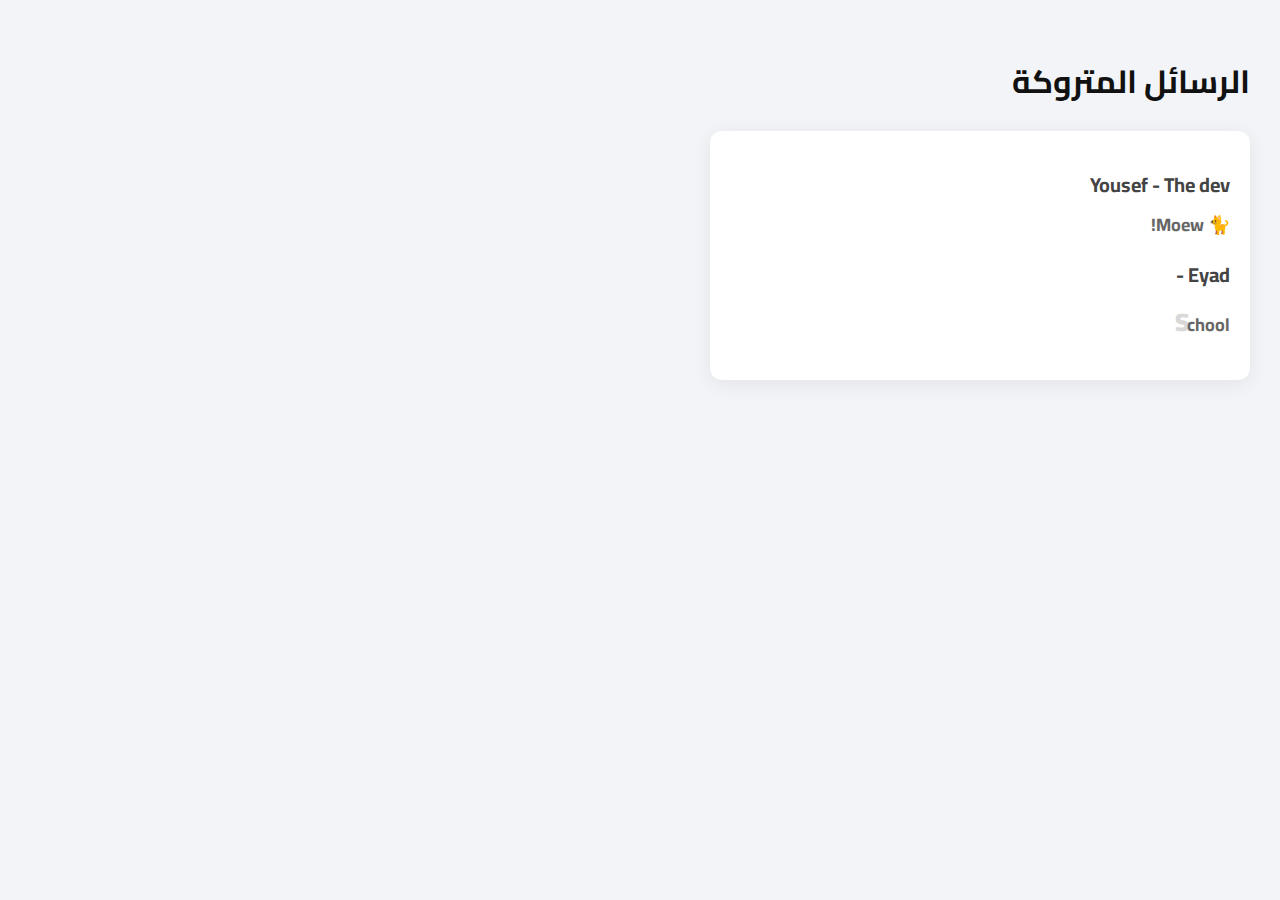
<file: index.html>
<!DOCTYPE html>
<html lang="ar" dir="rtl">
<head>
    <meta charset="UTF-8">
    <meta name="viewport" content="width=device-width, initial-scale=1.0">
    <title>هبد.ME | الراعي الرسمي لهبد الامتحانات</title>

    <!-- Cairo font -->
    <link href="https://fonts.googleapis.com/css2?family=Cairo:wght@300;400;600;700&display=swap" rel="stylesheet">

    <style>
        body {
            font-family: "Cairo", sans-serif;
            margin: 0;
            background: #f2f4f7;
            color: #222;
            padding: 30px;
        }

        h1 {
            font-size: 32px;
            margin-bottom: 10px;
            font-weight: 700;
            color: #111;
        }

        .box {
            background: #fff;
            padding: 20px;
            margin-top: 20px;
            border-radius: 12px;
            box-shadow: 0 4px 20px rgba(0,0,0,0.07);
            max-width: 500px;
        }

        h4 {
            margin: 0;
            margin-top: 15px;
            font-size: 20px;
            color: #444;
        }

        h5 {
            margin: 5px 0 15px;
            font-size: 18px;
            color: #666;
        }

        /* تأثير حرف F */
        .brand::first-letter {
            opacity: 0.25;        /* حرف منخفض الشفافية لكن واضح */
            font-weight: 900;
            font-size: 1.4em;
            letter-spacing: -2px;
            display: inline-block;
        }
    </style>
</head>
<body>

    <h1>الرسائل المتروكة</h1>

    <div class="box">
        <h4>Yousef - The dev</h4>
        <h5>🐈 Moew!</h5>

        <h4>Eyad -</h4>
        <h5 class="brand">School</h5>
    </div>

</body>
</html>
</file>
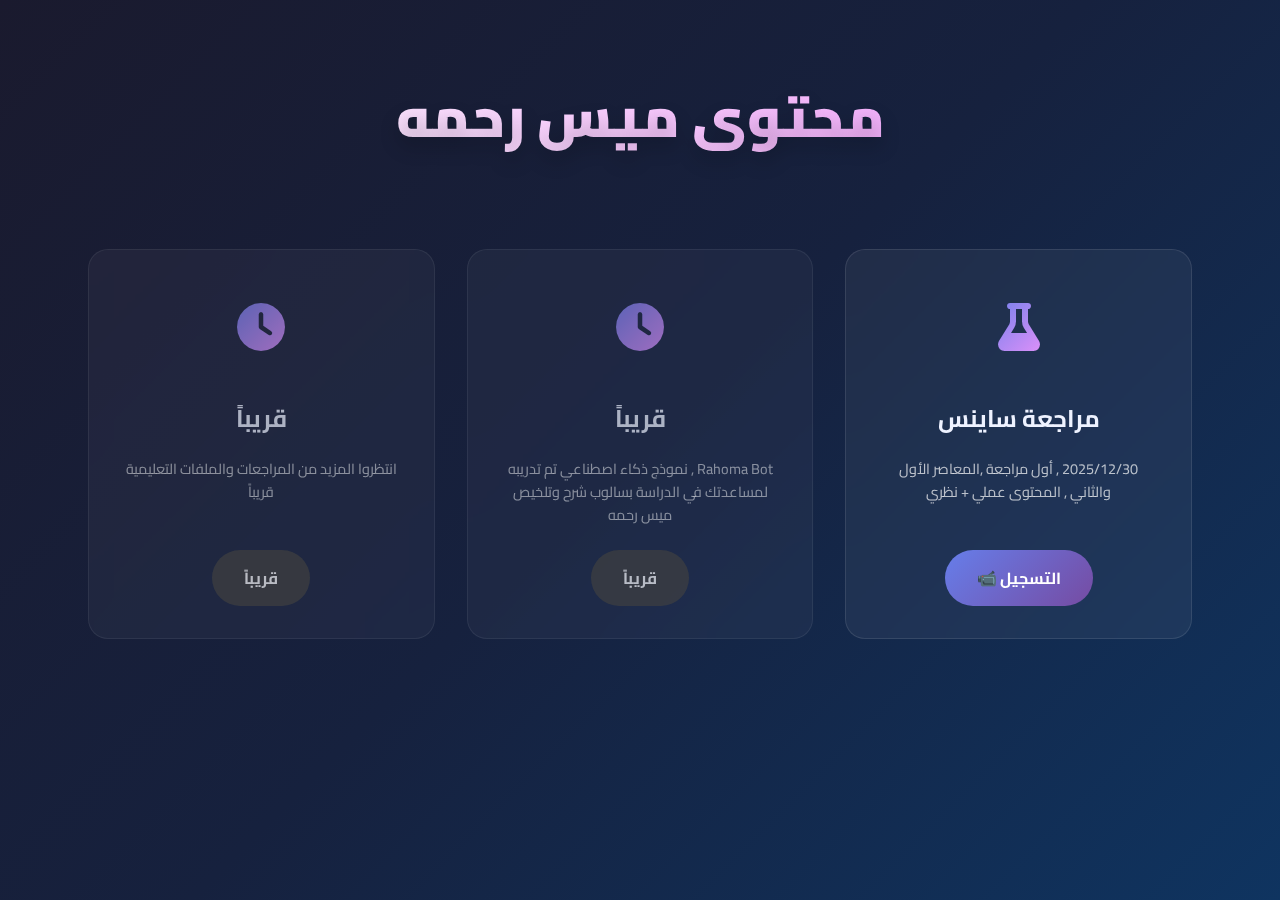
<file: mrs-rahma/index.html>
<!DOCTYPE html>
<html lang="ar" dir="rtl">
<head>
    <meta charset="UTF-8">
    <meta name="viewport" content="width=device-width, initial-scale=1.0">
    <title>محتوى ميس رحمه | الرئيسية</title>
    <link href="https://fonts.googleapis.com/css2?family=Cairo:wght@300;400;600;700;800;900&display=swap" rel="stylesheet">
    <link rel="stylesheet" href="https://cdnjs.cloudflare.com/ajax/libs/font-awesome/6.4.0/css/all.min.css">
    <style>
        * {
            margin: 0;
            padding: 0;
            box-sizing: border-box;
        }

        :root {
            --primary: #667eea;
            --secondary: #764ba2;
            --accent: #f093fb;
            --dark: #1a1a2e;
            --light: #eef2ff;
            --success: #10b981;
            --warning: #f59e0b;
            --glass: rgba(255, 255, 255, 0.1);
        }

        body {
            font-family: 'Cairo', sans-serif;
            min-height: 100vh;
            background: linear-gradient(135deg, #1a1a2e 0%, #16213e 50%, #0f3460 100%);
            color: white;
            overflow-x: hidden;
            position: relative;
        }

        /* Animated Background */
        .bg-animation {
            position: fixed;
            top: 0;
            left: 0;
            width: 100%;
            height: 100%;
            pointer-events: none;
            z-index: 0;
            overflow: hidden;
        }

        .bg-animation span {
            position: absolute;
            display: block;
            width: 20px;
            height: 20px;
            background: rgba(255, 255, 255, 0.1);
            animation: animate 25s linear infinite;
            bottom: -150px;
            border-radius: 50%;
        }

        @keyframes animate {
            0% {
                transform: translateY(0) rotate(0deg);
                opacity: 1;
                border-radius: 0;
            }
            100% {
                transform: translateY(-1000px) rotate(720deg);
                opacity: 0;
                border-radius: 50%;
            }
        }

        .container {
            position: relative;
            z-index: 1;
            max-width: 1200px;
            margin: 0 auto;
            padding: 2rem;
        }

        header {
            text-align: center;
            margin-bottom: 4rem;
            padding-top: 2rem;
        }

        h1 {
            font-size: 3.5rem;
            font-weight: 900;
            background: linear-gradient(to right, #fff, var(--accent));
            -webkit-background-clip: text;
            -webkit-text-fill-color: transparent;
            margin-bottom: 1rem;
            text-shadow: 0 10px 20px rgba(0,0,0,0.2);
        }

        .subtitle {
            font-size: 1.2rem;
            color: rgba(255,255,255,0.8);
        }

        .content-grid {
            display: grid;
            grid-template-columns: repeat(auto-fit, minmax(300px, 1fr));
            gap: 2rem;
            padding: 1rem;
        }

        .card {
            background: rgba(255, 255, 255, 0.05);
            backdrop-filter: blur(10px);
            border: 1px solid rgba(255, 255, 255, 0.1);
            border-radius: 20px;
            padding: 2rem;
            transition: all 0.4s ease;
            text-decoration: none;
            color: white;
            display: flex;
            flex-direction: column;
            align-items: center;
            text-align: center;
            position: relative;
            overflow: hidden;
        }

        .card:hover {
            transform: translateY(-10px);
            background: rgba(255, 255, 255, 0.1);
            box-shadow: 0 20px 40px rgba(0,0,0,0.3);
            border-color: var(--accent);
        }

        .card-icon {
            font-size: 3rem;
            margin-bottom: 1.5rem;
            background: linear-gradient(135deg, var(--primary), var(--accent));
            -webkit-background-clip: text;
            -webkit-text-fill-color: transparent;
        }

        .card h2 {
            font-size: 1.5rem;
            margin-bottom: 1rem;
            color: var(--light);
        }

        .card p {
            color: rgba(255,255,255,0.7);
            font-size: 0.9rem;
            line-height: 1.6;
            margin-bottom: 1.5rem;
        }

        .card-btn {
            margin-top: auto;
            padding: 0.8rem 2rem;
            background: linear-gradient(135deg, var(--primary), var(--secondary));
            border-radius: 50px;
            color: white;
            font-weight: bold;
            transition: all 0.3s ease;
            border: none;
            cursor: pointer;
        }

        .card:hover .card-btn {
            transform: scale(1.05);
            box-shadow: 0 0 20px rgba(118, 75, 162, 0.5);
        }

        @media (max-width: 768px) {
            h1 {
                font-size: 2.5rem;
            }
            .container {
                padding: 1rem;
            }
        }
    </style>
</head>
<body>
    <div class="bg-animation">
        <span style="left: 10%; width: 80px; height: 80px; animation-delay: 0s;"></span>
        <span style="left: 20%; width: 20px; height: 20px; animation-delay: 2s; animation-duration: 12s;"></span>
        <span style="left: 70%; width: 20px; height: 20px; animation-delay: 4s;"></span>
        <span style="left: 40%; width: 60px; height: 60px; animation-delay: 0s; animation-duration: 18s;"></span>
        <span style="left: 65%; width: 20px; height: 20px; animation-delay: 0s;"></span>
        <span style="left: 75%; width: 110px; height: 110px; animation-delay: 3s;"></span>
        <span style="left: 35%; width: 150px; height: 150px; animation-delay: 7s;"></span>
        <span style="left: 50%; width: 25px; height: 25px; animation-delay: 15s; animation-duration: 45s;"></span>
        <span style="left: 20%; width: 15px; height: 15px; animation-delay: 2s; animation-duration: 35s;"></span>
        <span style="left: 85%; width: 150px; height: 150px; animation-delay: 0s; animation-duration: 11s;"></span>
    </div>

    <div class="container">
        <header>
            <h1>محتوى ميس رحمه</h1>
        </header>

        <div class="content-grid">
            <!-- Card 1: Science Review -->
            <a href="mrsrhama-1.html" class="card">
                <div class="card-icon">
                    <i class="fas fa-flask"></i>
                </div>
                <h2>مراجعة ساينس</h2>
                <p>2025/12/30 , أول مراجعة ,المعاصر الأول والثاني , المحتوى
عملي + نظري</p>
                <div class="card-btn">التسجيل 📹</div>
            </a>
            <div class="card" style="opacity: 0.7; cursor: default;">
                <div class="card-icon">
                    <i class="fas fa-clock"></i>
                </div>
                <h2>قريباً</h2>
                <p>Rahoma Bot , نموذج ذكاء اصطناعي تم تدريبه لمساعدتك في الدراسة بسالوب شرح وتلخيص ميس رحمه</p>
                <div class="card-btn" style="background: #444;">قريباً</div>
            </div>
            <!-- Placeholder for future content -->
            <div class="card" style="opacity: 0.7; cursor: default;">
                <div class="card-icon">
                    <i class="fas fa-clock"></i>
                </div>
                <h2>قريباً</h2>
                <p>انتظروا المزيد من المراجعات والملفات التعليمية قريباً</p>
                <div class="card-btn" style="background: #444;">قريباً</div>
            </div>
        </div>
    </div>
</body>
</html>
</file>
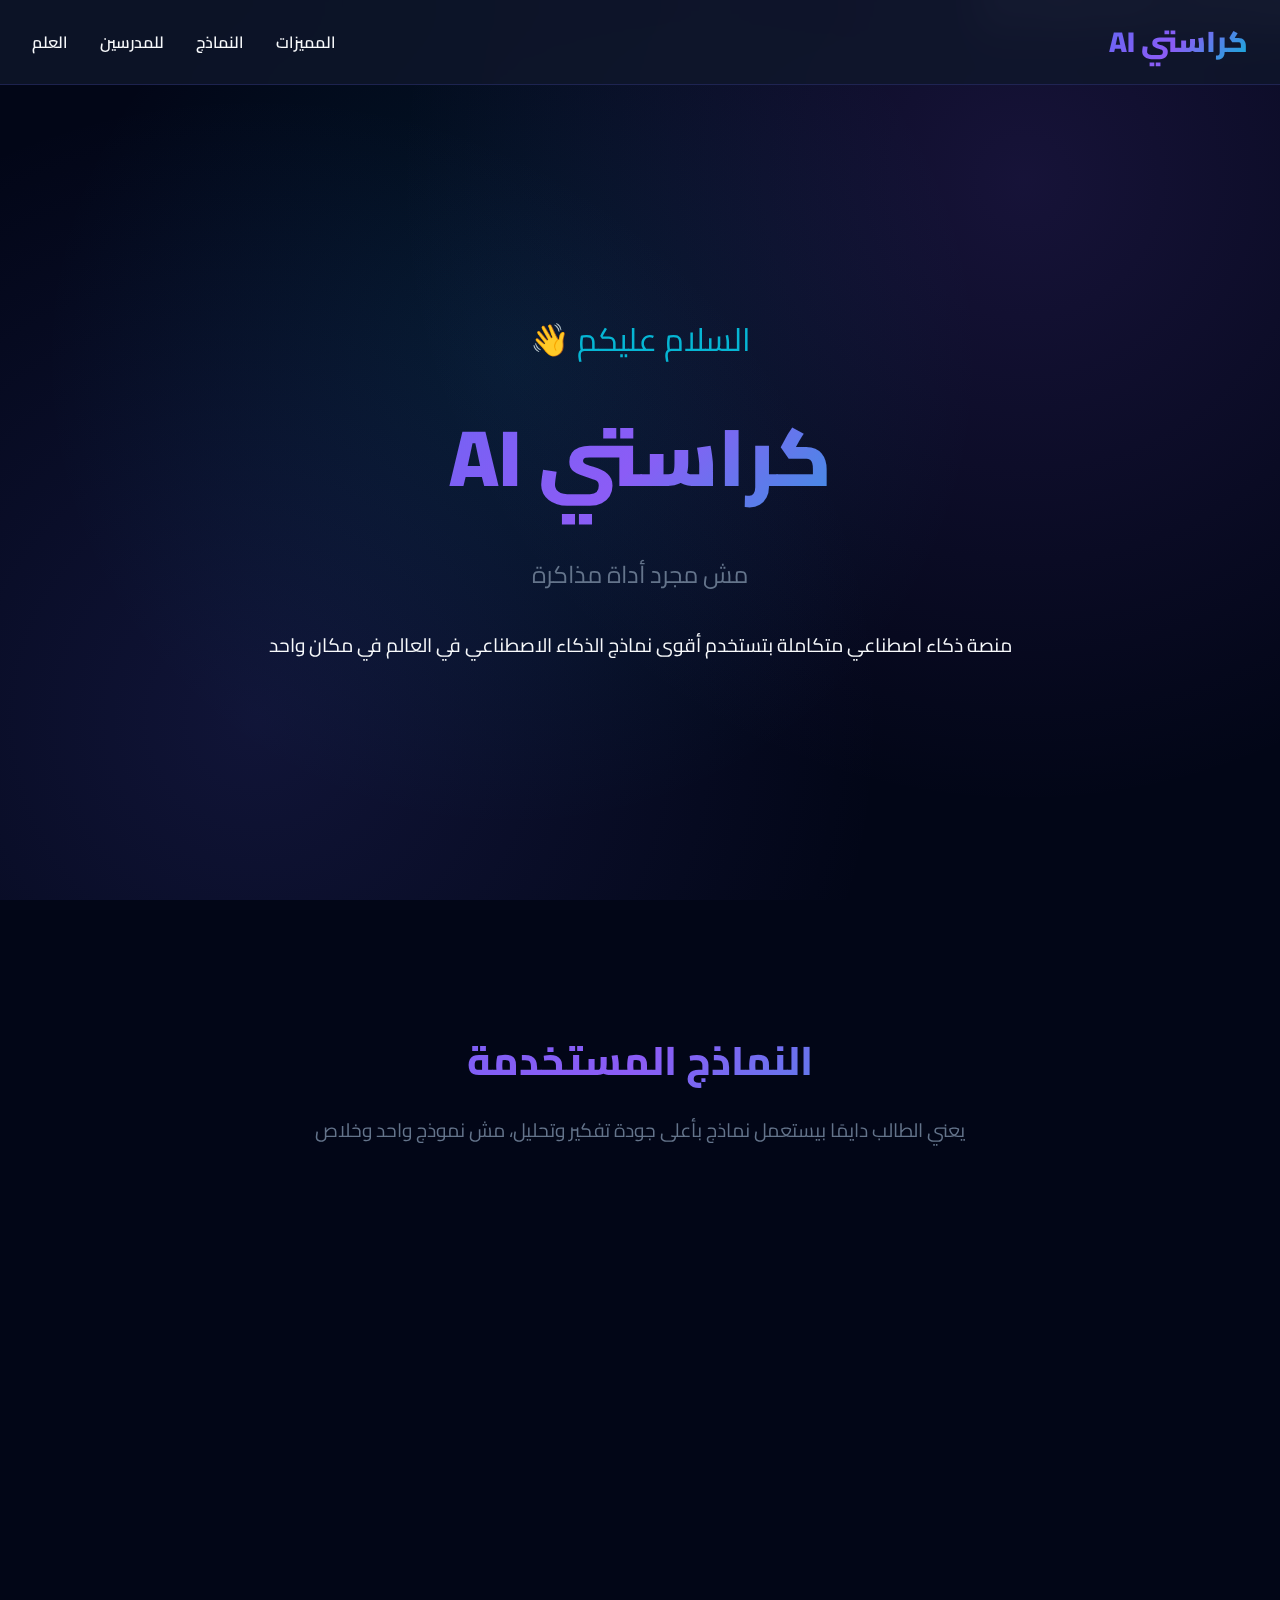
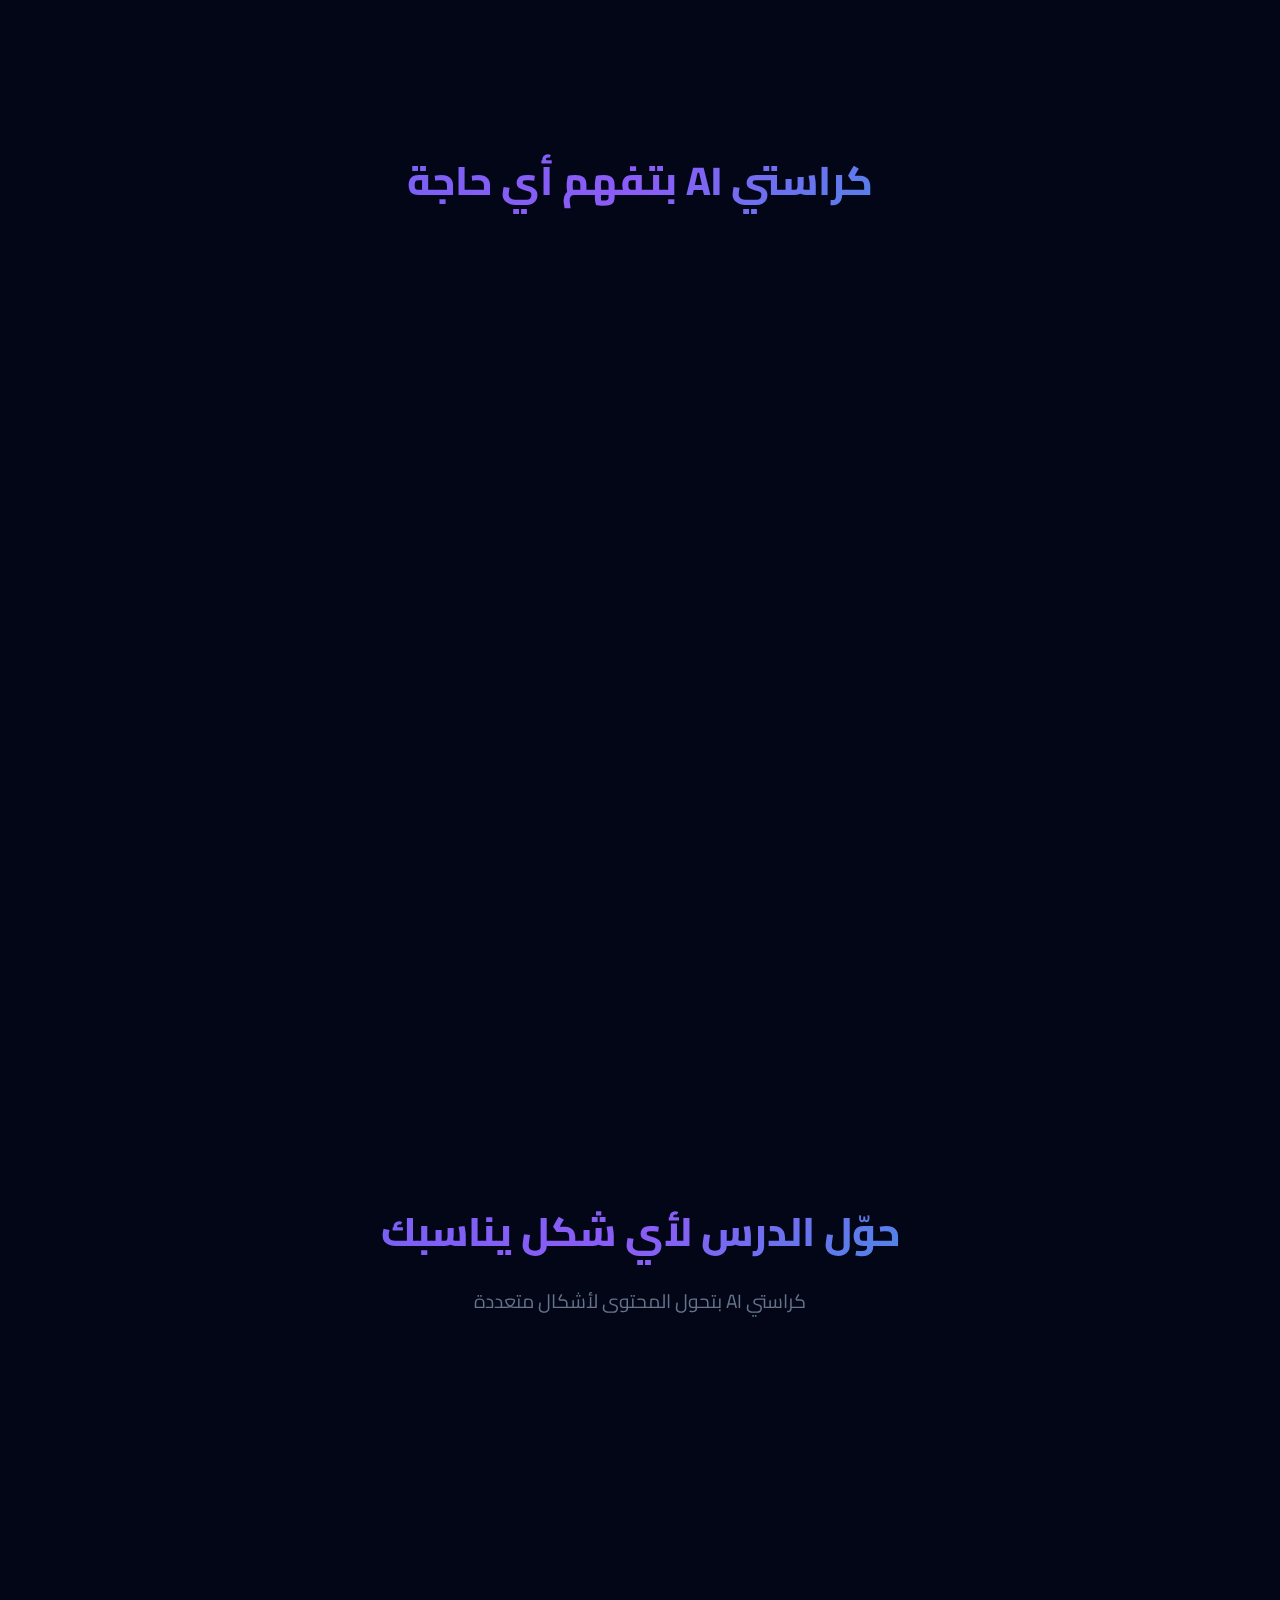
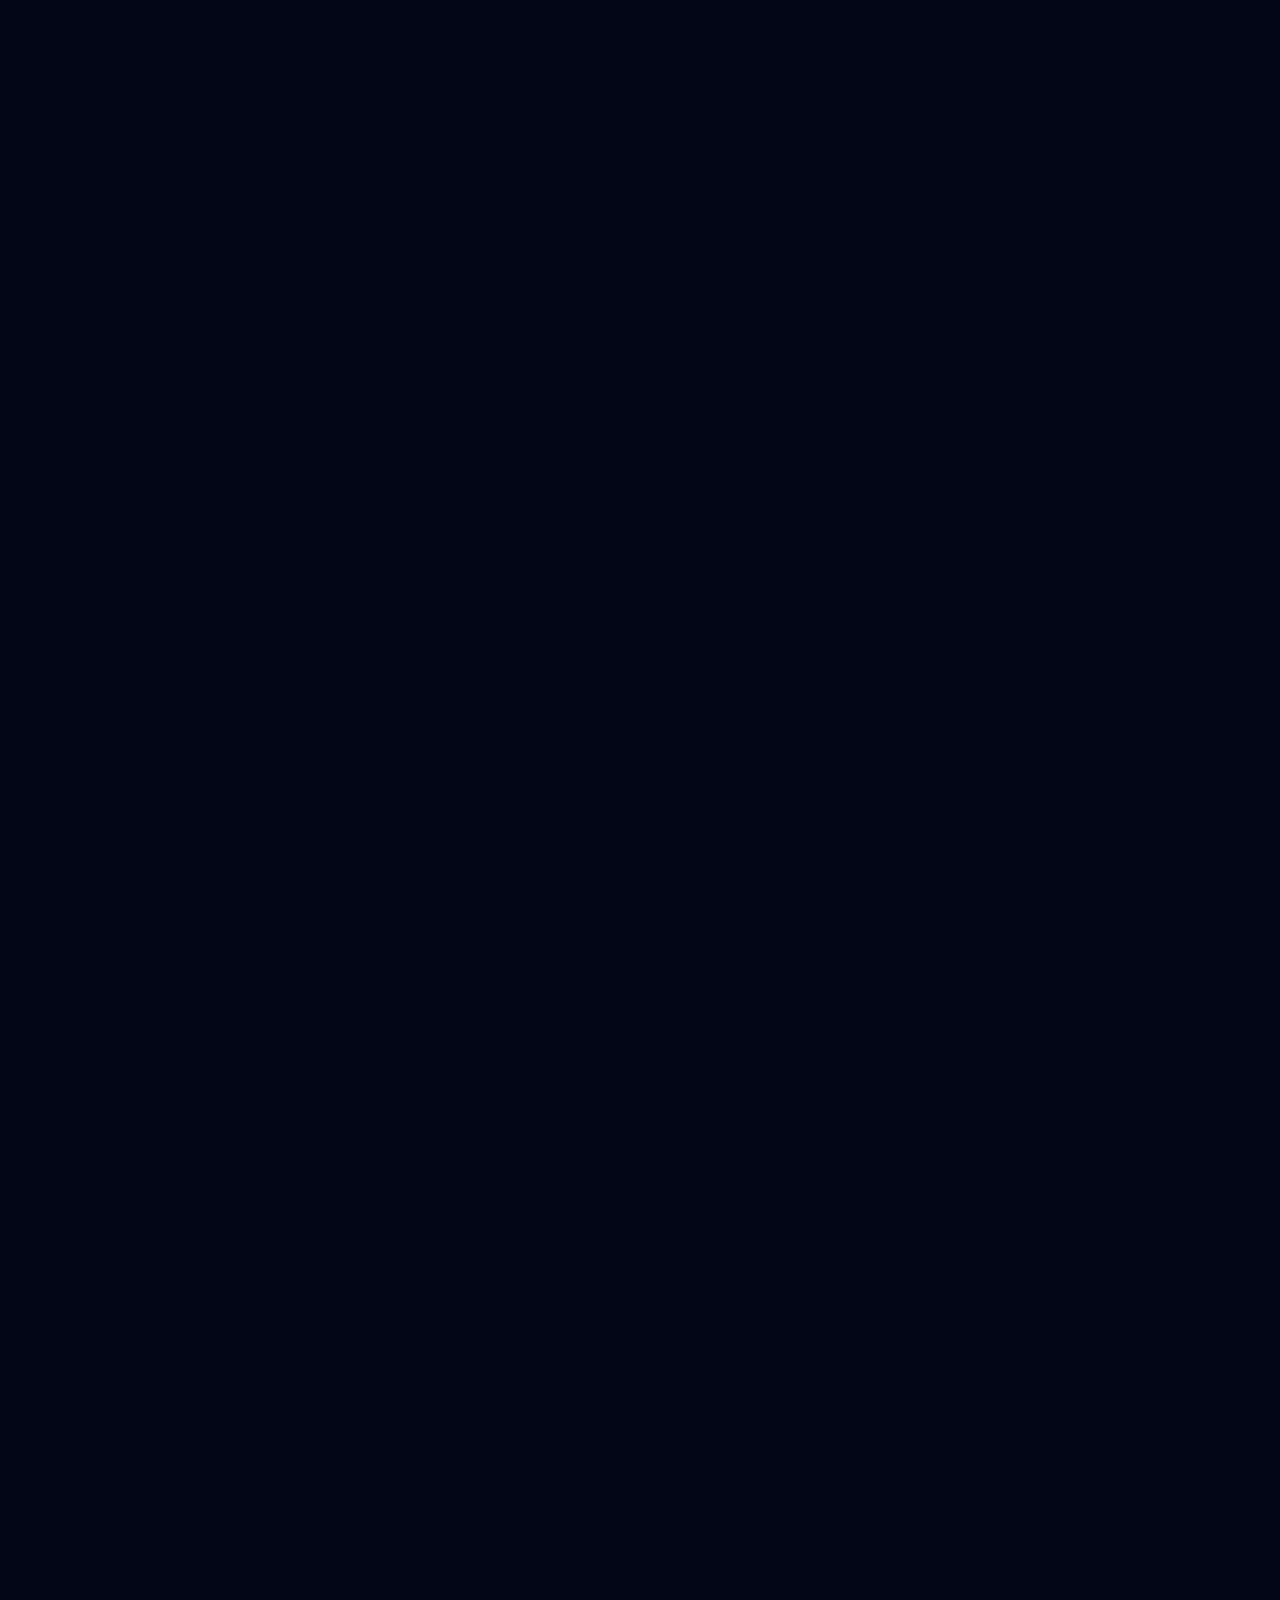
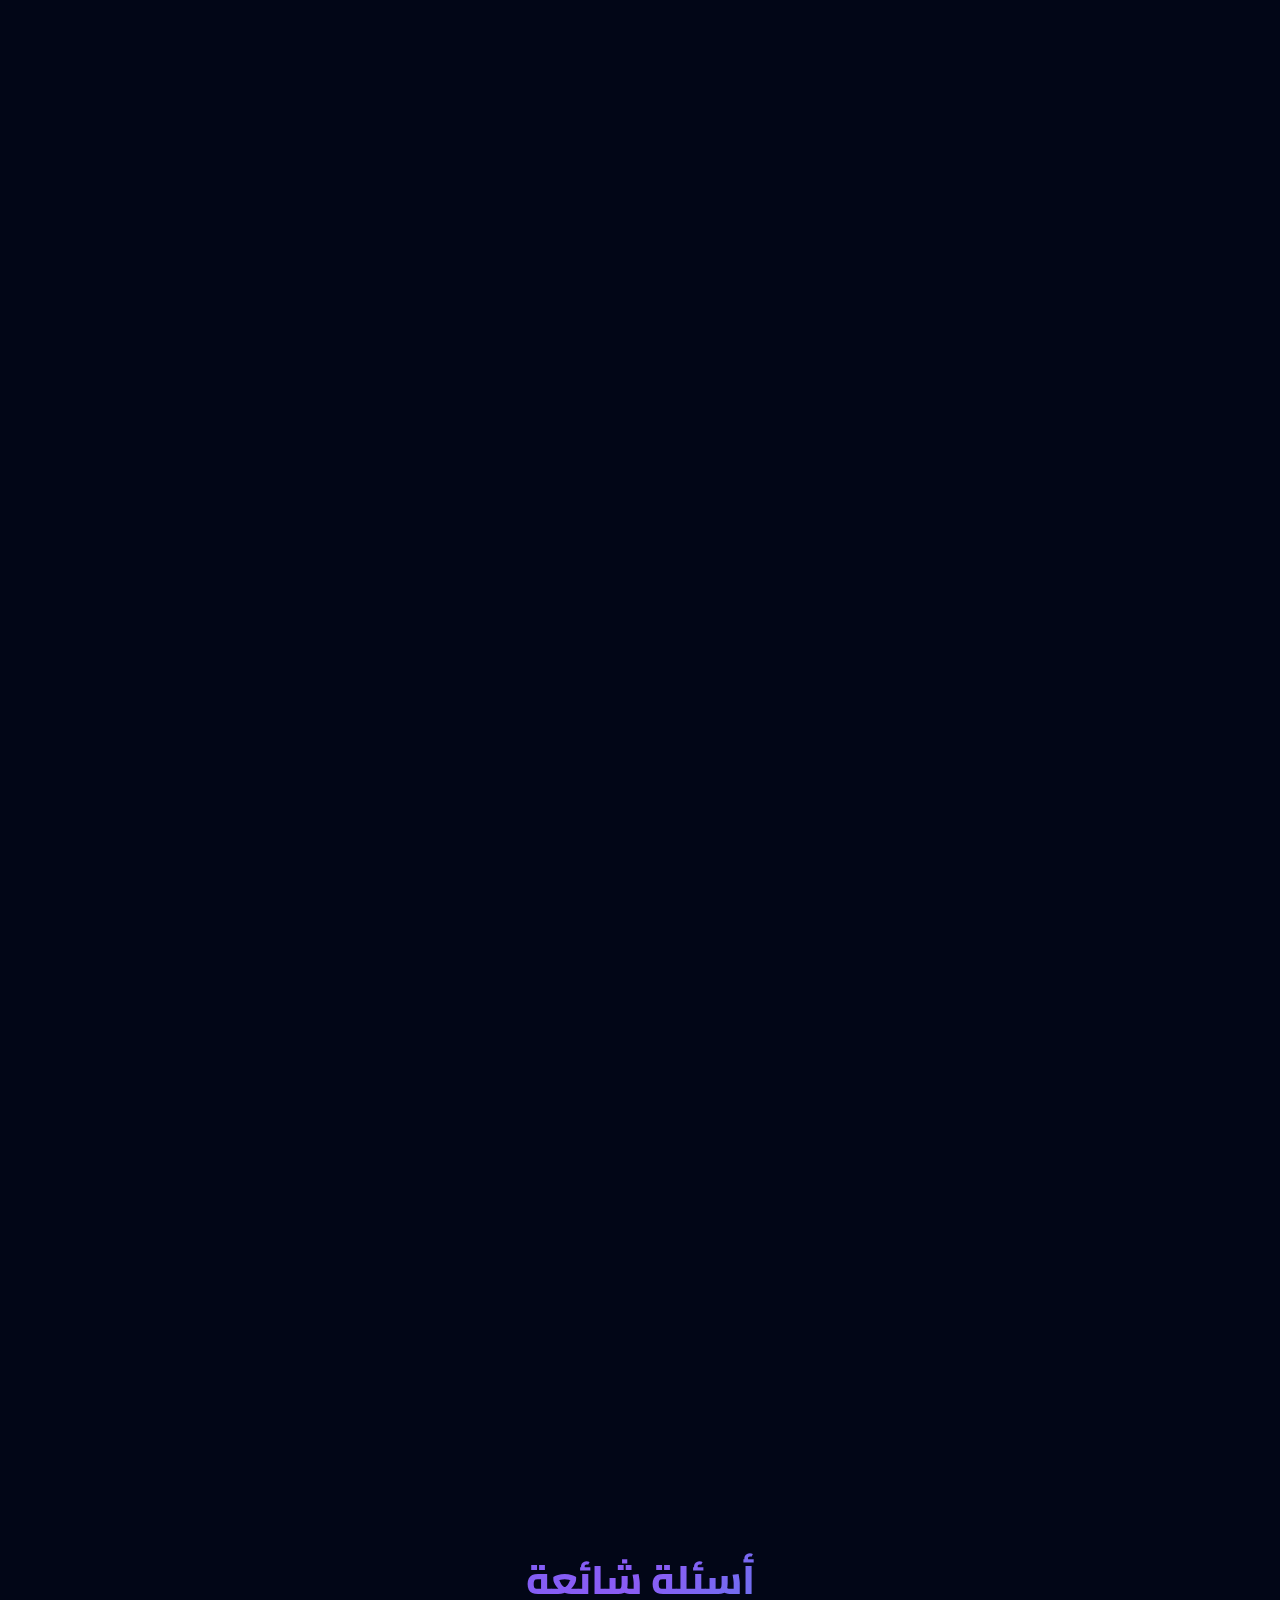
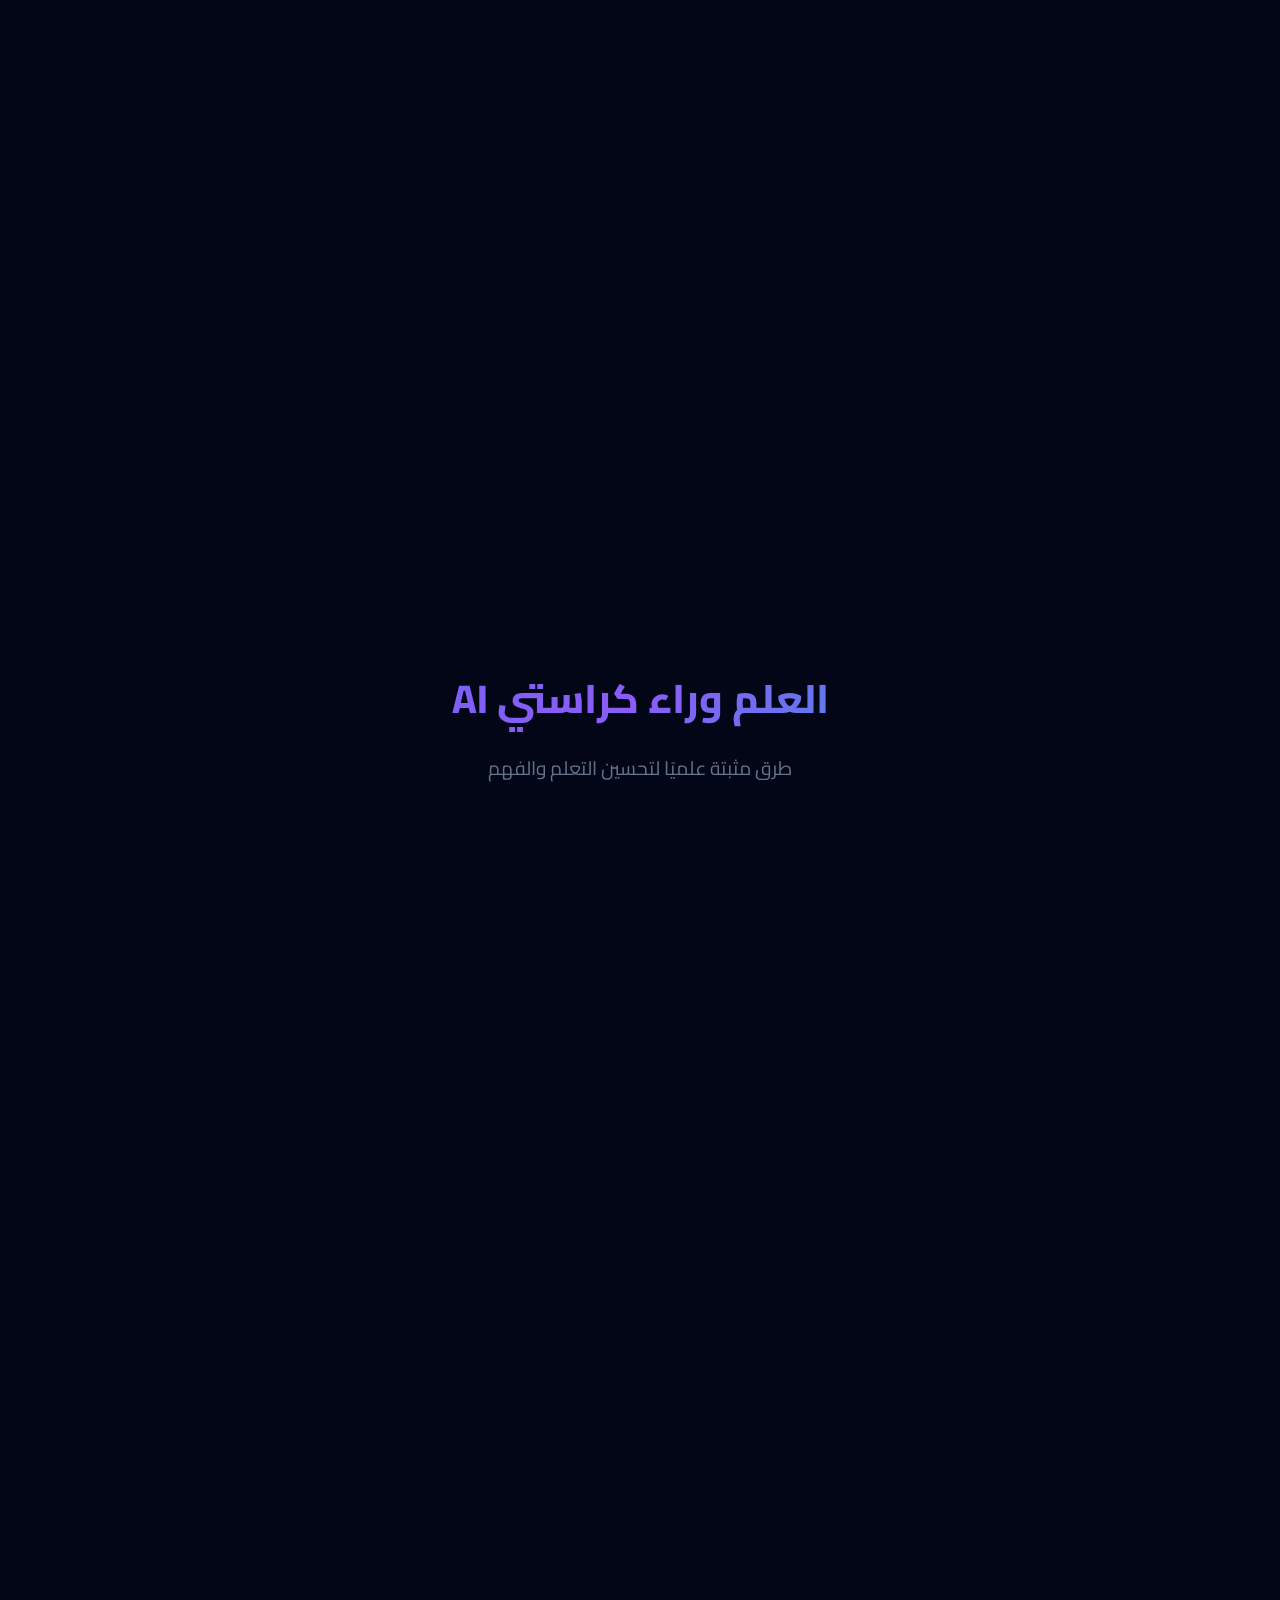
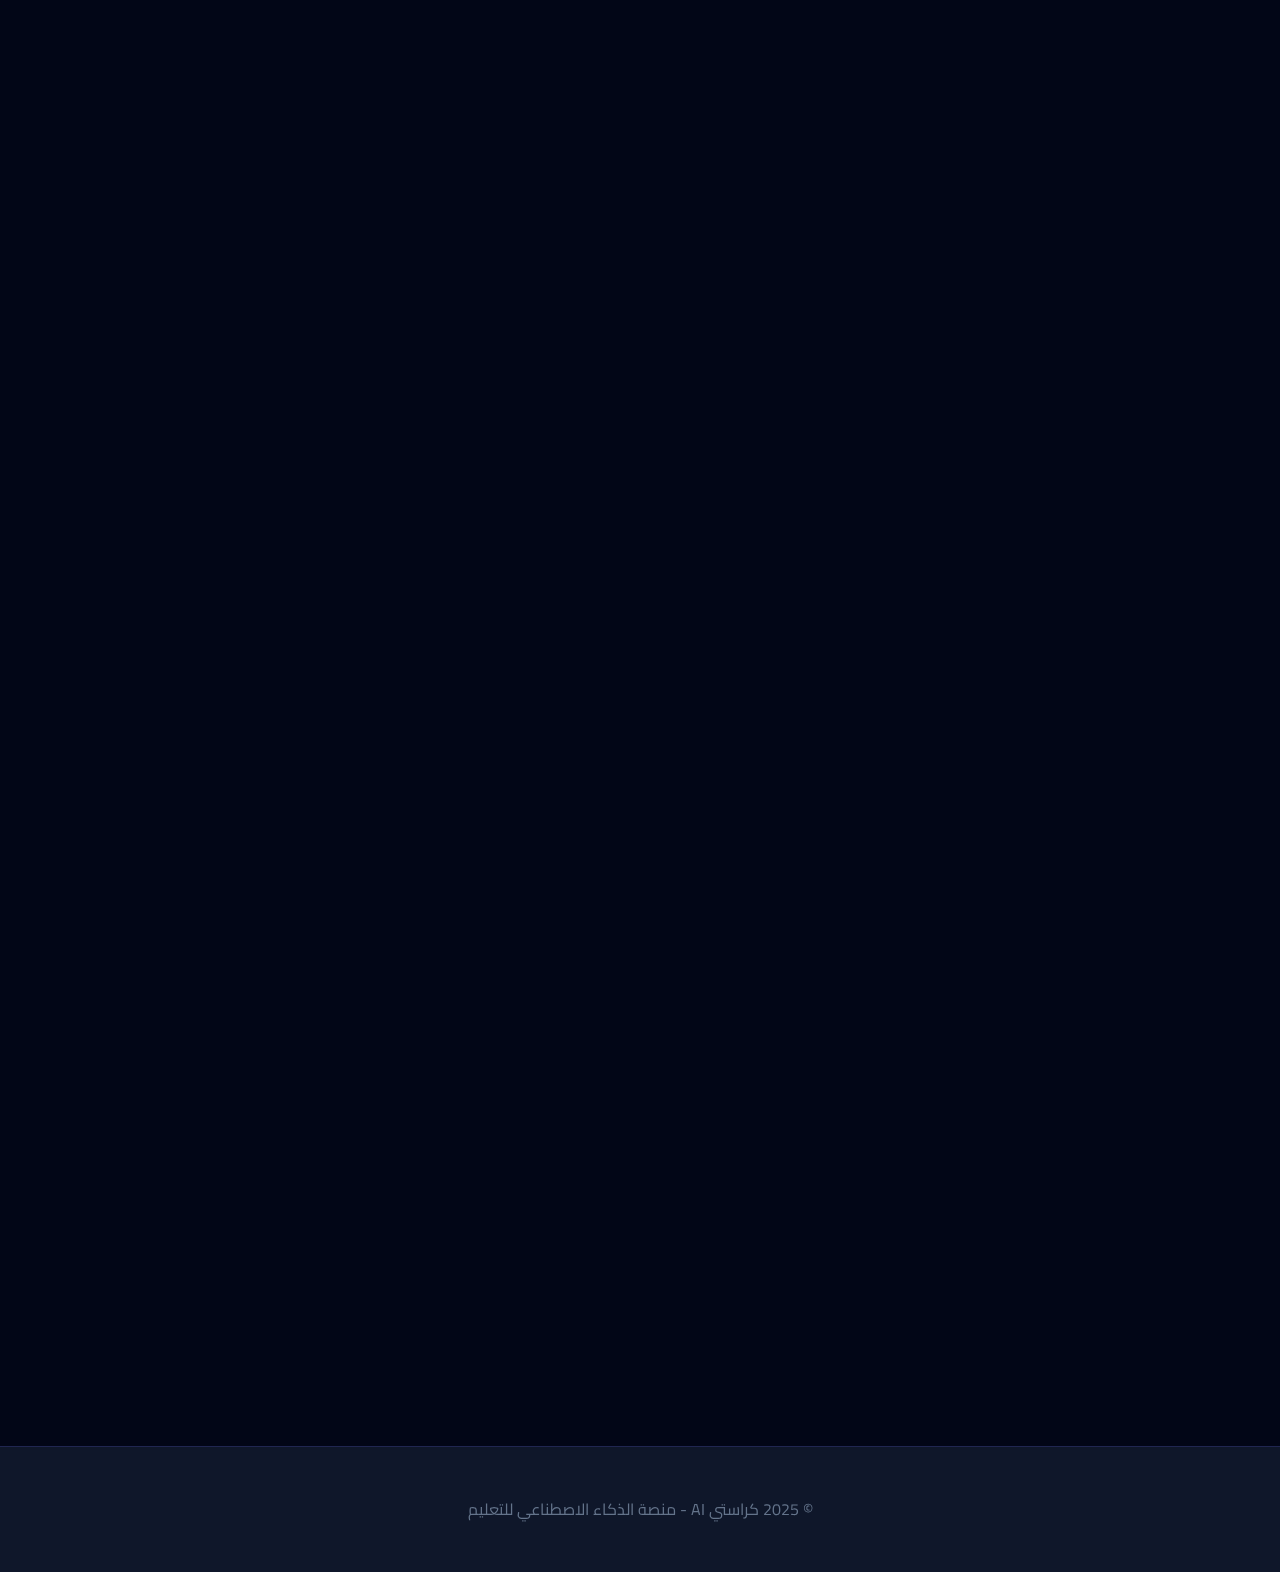
<file: pro.html>
<!DOCTYPE html>
<html lang="ar" dir="rtl">
<head>
    <meta charset="UTF-8">
    <meta name="viewport" content="width=device-width, initial-scale=1.0">
    <title>كراستي AI Pro</title>
    <link href="https://fonts.googleapis.com/css2?family=Cairo:wght@300;400;600;700;800;900&display=swap" rel="stylesheet">
    <link rel="stylesheet" href="https://cdnjs.cloudflare.com/ajax/libs/font-awesome/6.5.1/css/all.min.css">
    <style>
        :root {
            --primary: #6366f1;
            --primary-dark: #4f46e5;
            --secondary: #8b5cf6;
            --accent: #06b6d4;
            --success: #10b981;
            --warning: #f59e0b;
            --danger: #ef4444;
            --dark: #0f172a;
            --darker: #020617;
            --light: #f8fafc;
            --gray: #64748b;
            --gradient-1: linear-gradient(135deg, #6366f1 0%, #8b5cf6 50%, #06b6d4 100%);
            --gradient-2: linear-gradient(135deg, #0f172a 0%, #1e293b 100%);
            --gradient-3: linear-gradient(135deg, #06b6d4 0%, #10b981 100%);
            --glow: 0 0 40px rgba(99, 102, 241, 0.3);
        }

        * {
            margin: 0;
            padding: 0;
            box-sizing: border-box;
        }

        body {
            font-family: 'Cairo', sans-serif;
            background: var(--darker);
            color: var(--light);
            line-height: 1.8;
            overflow-x: hidden;
        }

        /* Animated Background */
        .bg-animation {
            position: fixed;
            top: 0;
            left: 0;
            width: 100%;
            height: 100%;
            z-index: -1;
            background: var(--darker);
        }

        .bg-animation::before {
            content: '';
            position: absolute;
            top: 0;
            left: 0;
            width: 100%;
            height: 100%;
            background: 
                radial-gradient(circle at 20% 80%, rgba(99, 102, 241, 0.15) 0%, transparent 50%),
                radial-gradient(circle at 80% 20%, rgba(139, 92, 246, 0.15) 0%, transparent 50%),
                radial-gradient(circle at 40% 40%, rgba(6, 182, 212, 0.1) 0%, transparent 50%);
            animation: pulse 8s ease-in-out infinite;
        }

        @keyframes pulse {
            0%, 100% { opacity: 1; }
            50% { opacity: 0.7; }
        }

        /* Floating particles */
        .particles {
            position: fixed;
            top: 0;
            left: 0;
            width: 100%;
            height: 100%;
            z-index: -1;
            overflow: hidden;
        }

        .particle {
            position: absolute;
            width: 4px;
            height: 4px;
            background: var(--primary);
            border-radius: 50%;
            opacity: 0.3;
            animation: float 15s infinite;
        }

        @keyframes float {
            0%, 100% { transform: translateY(100vh) rotate(0deg); opacity: 0; }
            10% { opacity: 0.3; }
            90% { opacity: 0.3; }
            100% { transform: translateY(-100vh) rotate(720deg); opacity: 0; }
        }

        /* Navigation */
        nav {
            position: fixed;
            top: 0;
            left: 0;
            right: 0;
            padding: 1rem 2rem;
            background: rgba(15, 23, 42, 0.8);
            backdrop-filter: blur(20px);
            z-index: 1000;
            border-bottom: 1px solid rgba(99, 102, 241, 0.2);
        }

        .nav-content {
            max-width: 1400px;
            margin: 0 auto;
            display: flex;
            justify-content: space-between;
            align-items: center;
        }

        .logo {
            font-size: 1.8rem;
            font-weight: 900;
            background: var(--gradient-1);
            -webkit-background-clip: text;
            -webkit-text-fill-color: transparent;
            background-clip: text;
        }

        .nav-links {
            display: flex;
            gap: 2rem;
            list-style: none;
        }

        .nav-links a {
            color: var(--light);
            text-decoration: none;
            font-weight: 600;
            transition: all 0.3s ease;
            position: relative;
        }

        .nav-links a::after {
            content: '';
            position: absolute;
            bottom: -5px;
            left: 0;
            width: 0;
            height: 2px;
            background: var(--gradient-1);
            transition: width 0.3s ease;
        }

        .nav-links a:hover::after {
            width: 100%;
        }

        /* Hero Section */
        .hero {
            min-height: 100vh;
            display: flex;
            align-items: center;
            justify-content: center;
            padding: 8rem 2rem 4rem;
            position: relative;
        }

        .hero-content {
            text-align: center;
            max-width: 900px;
        }

        .greeting {
            font-size: 2rem;
            color: var(--accent);
            margin-bottom: 1rem;
            animation: fadeInUp 0.8s ease;
        }

        .hero h1 {
            font-size: clamp(3rem, 8vw, 5rem);
            font-weight: 900;
            margin-bottom: 1.5rem;
            background: var(--gradient-1);
            -webkit-background-clip: text;
            -webkit-text-fill-color: transparent;
            background-clip: text;
            animation: fadeInUp 0.8s ease 0.2s both;
        }

        .hero-subtitle {
            font-size: 1.5rem;
            color: var(--gray);
            margin-bottom: 2rem;
            animation: fadeInUp 0.8s ease 0.4s both;
        }

        .hero-description {
            font-size: 1.2rem;
            color: var(--light);
            margin-bottom: 3rem;
            animation: fadeInUp 0.8s ease 0.6s both;
        }

        @keyframes fadeInUp {
            from {
                opacity: 0;
                transform: translateY(30px);
            }
            to {
                opacity: 1;
                transform: translateY(0);
            }
        }

        /* AI Models Section */
        .section {
            padding: 6rem 2rem;
            position: relative;
        }

        .section-title {
            text-align: center;
            font-size: 2.5rem;
            font-weight: 800;
            margin-bottom: 1rem;
            background: var(--gradient-1);
            -webkit-background-clip: text;
            -webkit-text-fill-color: transparent;
            background-clip: text;
        }

        .section-subtitle {
            text-align: center;
            color: var(--gray);
            font-size: 1.2rem;
            margin-bottom: 4rem;
        }

        .models-grid {
            display: grid;
            grid-template-columns: repeat(auto-fit, minmax(280px, 1fr));
            gap: 2rem;
            max-width: 1200px;
            margin: 0 auto;
        }

        .model-card {
            background: var(--gradient-2);
            border-radius: 24px;
            padding: 2rem;
            border: 1px solid rgba(99, 102, 241, 0.2);
            transition: all 0.4s ease;
            position: relative;
            overflow: hidden;
        }

        .model-card::before {
            content: '';
            position: absolute;
            top: 0;
            left: 0;
            width: 100%;
            height: 100%;
            background: var(--gradient-1);
            opacity: 0;
            transition: opacity 0.4s ease;
        }

        .model-card:hover {
            transform: translateY(-10px);
            box-shadow: var(--glow);
            border-color: var(--primary);
        }

        .model-card:hover::before {
            opacity: 0.05;
        }

        .model-card h3 {
            font-size: 1.4rem;
            font-weight: 700;
            margin-bottom: 0.5rem;
            position: relative;
            z-index: 1;
        }

        .model-card .badge {
            display: inline-block;
            padding: 0.3rem 1rem;
            background: var(--gradient-1);
            border-radius: 20px;
            font-size: 0.8rem;
            font-weight: 600;
            margin-top: 0.5rem;
            position: relative;
            z-index: 1;
        }

        /* Features Section */
        .features-container {
            max-width: 1200px;
            margin: 0 auto;
        }

        .feature-block {
            background: var(--gradient-2);
            border-radius: 32px;
            padding: 3rem;
            margin-bottom: 3rem;
            border: 1px solid rgba(99, 102, 241, 0.2);
            position: relative;
            overflow: hidden;
        }

        .feature-block::before {
            content: '';
            position: absolute;
            top: -50%;
            right: -50%;
            width: 100%;
            height: 100%;
            background: radial-gradient(circle, rgba(99, 102, 241, 0.1) 0%, transparent 70%);
        }

        .feature-block h3 {
            font-size: 1.8rem;
            font-weight: 700;
            margin-bottom: 1.5rem;
            color: var(--accent);
            position: relative;
            z-index: 1;
        }

        .feature-block p {
            font-size: 1.1rem;
            color: var(--light);
            position: relative;
            z-index: 1;
            line-height: 2;
        }

        .feature-list {
            display: grid;
            grid-template-columns: repeat(auto-fit, minmax(200px, 1fr));
            gap: 1.5rem;
            margin-top: 2rem;
            position: relative;
            z-index: 1;
        }

        .feature-item {
            display: flex;
            align-items: center;
            gap: 1rem;
            padding: 1rem 1.5rem;
            background: rgba(99, 102, 241, 0.1);
            border-radius: 16px;
            border: 1px solid rgba(99, 102, 241, 0.2);
            transition: all 0.3s ease;
        }

        .feature-item:hover {
            background: rgba(99, 102, 241, 0.2);
            transform: translateX(-5px);
        }

        .feature-item i {
            font-size: 1.5rem;
            color: var(--accent);
        }

        .feature-item span {
            font-weight: 600;
        }

        /* Transformation Cards */
        .transform-grid {
            display: grid;
            grid-template-columns: repeat(auto-fit, minmax(180px, 1fr));
            gap: 1.5rem;
            max-width: 1200px;
            margin: 0 auto;
        }

        .transform-card {
            background: var(--gradient-2);
            border-radius: 20px;
            padding: 2rem;
            text-align: center;
            border: 1px solid rgba(99, 102, 241, 0.2);
            transition: all 0.4s ease;
            cursor: pointer;
        }

        .transform-card:hover {
            transform: scale(1.05);
            border-color: var(--accent);
            box-shadow: 0 0 30px rgba(6, 182, 212, 0.3);
        }

        .transform-card i {
            font-size: 2.5rem;
            margin-bottom: 1rem;
            background: var(--gradient-3);
            -webkit-background-clip: text;
            -webkit-text-fill-color: transparent;
            background-clip: text;
        }

        .transform-card h4 {
            font-size: 1.1rem;
            font-weight: 700;
        }

        /* Fun Section */
        .fun-section {
            background: linear-gradient(135deg, rgba(99, 102, 241, 0.1) 0%, rgba(139, 92, 246, 0.1) 100%);
            border-radius: 32px;
            max-width: 1000px;
            margin: 4rem auto;
            padding: 3rem;
            text-align: center;
        }

        .fun-section h3 {
            font-size: 2rem;
            margin-bottom: 2rem;
            color: var(--warning);
        }

        .fun-options {
            display: flex;
            justify-content: center;
            gap: 2rem;
            flex-wrap: wrap;
        }

        .fun-option {
            display: flex;
            flex-direction: column;
            align-items: center;
            gap: 1rem;
            padding: 2rem;
            background: rgba(245, 158, 11, 0.1);
            border-radius: 20px;
            border: 2px solid var(--warning);
            transition: all 0.3s ease;
        }

        .fun-option:hover {
            background: rgba(245, 158, 11, 0.2);
            transform: rotate(-3deg) scale(1.05);
        }

        .fun-option i {
            font-size: 3rem;
            color: var(--warning);
        }

        .fun-option span {
            font-size: 1.2rem;
            font-weight: 700;
        }

        /* Teachers Section */
        .teachers-section {
            background: var(--gradient-2);
            border-radius: 32px;
            max-width: 1200px;
            margin: 4rem auto;
            padding: 4rem;
            border: 1px solid rgba(16, 185, 129, 0.3);
        }

        .teachers-section h3 {
            font-size: 2rem;
            color: var(--success);
            margin-bottom: 2rem;
            text-align: center;
        }

        .teacher-benefits {
            display: grid;
            grid-template-columns: repeat(auto-fit, minmax(300px, 1fr));
            gap: 2rem;
        }

        .teacher-benefit {
            padding: 2rem;
            background: rgba(16, 185, 129, 0.1);
            border-radius: 20px;
            border-right: 4px solid var(--success);
        }

        .teacher-benefit h4 {
            font-size: 1.3rem;
            color: var(--success);
            margin-bottom: 1rem;
            display: flex;
            align-items: center;
            gap: 0.5rem;
        }

        .teacher-benefit p {
            color: var(--light);
            line-height: 1.8;
        }

        /* FAQ Section */
        .faq-section {
            max-width: 900px;
            margin: 4rem auto;
        }

        .faq-item {
            background: var(--gradient-2);
            border-radius: 20px;
            padding: 2rem;
            margin-bottom: 1.5rem;
            border: 1px solid rgba(99, 102, 241, 0.2);
        }

        .faq-question {
            font-size: 1.3rem;
            font-weight: 700;
            color: var(--accent);
            margin-bottom: 1rem;
            display: flex;
            align-items: center;
            gap: 1rem;
        }

        .faq-question i {
            color: var(--warning);
        }

        .faq-answer {
            color: var(--light);
            line-height: 2;
            padding-right: 2rem;
        }

        /* Science Section */
        .science-section {
            max-width: 1200px;
            margin: 4rem auto;
        }

        .science-card {
            background: var(--gradient-2);
            border-radius: 24px;
            padding: 3rem;
            margin-bottom: 2rem;
            border: 1px solid rgba(99, 102, 241, 0.2);
            position: relative;
            overflow: hidden;
        }

        .science-card::before {
            content: '';
            position: absolute;
            top: 0;
            right: 0;
            width: 150px;
            height: 150px;
            background: var(--gradient-1);
            opacity: 0.1;
            border-radius: 50%;
            transform: translate(30%, -30%);
        }

        .science-number {
            font-size: 3rem;
            font-weight: 900;
            background: var(--gradient-1);
            -webkit-background-clip: text;
            -webkit-text-fill-color: transparent;
            background-clip: text;
            margin-bottom: 1rem;
        }

        .science-card h4 {
            font-size: 1.5rem;
            font-weight: 700;
            color: var(--accent);
            margin-bottom: 1rem;
        }

        .science-card h5 {
            font-size: 1.1rem;
            color: var(--secondary);
            margin: 1.5rem 0 1rem;
        }

        .science-card ul {
            list-style: none;
            margin: 1rem 0;
        }

        .science-card li {
            padding: 0.5rem 0;
            display: flex;
            align-items: center;
            gap: 0.5rem;
        }

        .science-card li::before {
            content: '✓';
            color: var(--success);
            font-weight: bold;
        }

        .science-card .highlight {
            background: rgba(16, 185, 129, 0.2);
            padding: 1rem 1.5rem;
            border-radius: 12px;
            margin-top: 1.5rem;
            border-right: 4px solid var(--success);
        }

        /* Summary Section */
        .summary-section {
            background: var(--gradient-1);
            border-radius: 32px;
            max-width: 1000px;
            margin: 4rem auto;
            padding: 4rem;
            text-align: center;
            position: relative;
            overflow: hidden;
        }

        .summary-section::before {
            content: '';
            position: absolute;
            top: 0;
            left: 0;
            width: 100%;
            height: 100%;
            background: url("data:image/svg+xml,%3Csvg width='60' height='60' viewBox='0 0 60 60' xmlns='http://www.w3.org/2000/svg'%3E%3Cg fill='none' fill-rule='evenodd'%3E%3Cg fill='%23ffffff' fill-opacity='0.05'%3E%3Cpath d='M36 34v-4h-2v4h-4v2h4v4h2v-4h4v-2h-4zm0-30V0h-2v4h-4v2h4v4h2V6h4V4h-4zM6 34v-4H4v4H0v2h4v4h2v-4h4v-2H6zM6 4V0H4v4H0v2h4v4h2V6h4V4H6z'/%3E%3C/g%3E%3C/g%3E%3C/svg%3E");
            opacity: 0.5;
        }

        .summary-section h3 {
            font-size: 2.5rem;
            font-weight: 900;
            margin-bottom: 2rem;
            position: relative;
            z-index: 1;
        }

        .summary-points {
            display: flex;
            justify-content: center;
            gap: 3rem;
            flex-wrap: wrap;
            position: relative;
            z-index: 1;
        }

        .summary-point {
            display: flex;
            flex-direction: column;
            align-items: center;
            gap: 0.5rem;
        }

        .summary-point i {
            font-size: 3rem;
        }

        .summary-point span {
            font-size: 1.2rem;
            font-weight: 700;
        }

        .goal-section {
            margin-top: 3rem;
            padding-top: 2rem;
            border-top: 2px solid rgba(255, 255, 255, 0.2);
            position: relative;
            z-index: 1;
        }

        .goal-section p {
            font-size: 1.5rem;
            font-weight: 700;
        }

        .goal-section .highlight-text {
            font-size: 2rem;
            color: var(--warning);
            text-shadow: 0 0 20px rgba(245, 158, 11, 0.5);
        }

        /* AI Family Section */
        .ai-family {
            background: var(--gradient-2);
            border-radius: 24px;
            max-width: 900px;
            margin: 4rem auto;
            padding: 3rem;
            text-align: center;
            border: 2px solid var(--secondary);
        }

        .ai-family h3 {
            font-size: 1.8rem;
            color: var(--secondary);
            margin-bottom: 1.5rem;
        }

        .ai-family p {
            font-size: 1.2rem;
            line-height: 2;
        }

        /* Database Section */
        .database-section {
            text-align: center;
            padding: 3rem;
            background: rgba(6, 182, 212, 0.1);
            border-radius: 24px;
            max-width: 800px;
            margin: 4rem auto;
        }

        .database-section .big-number {
            font-size: 5rem;
            font-weight: 900;
            background: var(--gradient-3);
            -webkit-background-clip: text;
            -webkit-text-fill-color: transparent;
            background-clip: text;
        }

        .database-section p {
            font-size: 1.3rem;
            margin-top: 1rem;
        }

        /* Footer */
        footer {
            text-align: center;
            padding: 3rem 2rem;
            background: var(--dark);
            border-top: 1px solid rgba(99, 102, 241, 0.2);
        }

        footer p {
            color: var(--gray);
        }

        /* Responsive */
        @media (max-width: 768px) {
            .nav-links {
                display: none;
            }

            .hero h1 {
                font-size: 2.5rem;
            }

            .section {
                padding: 4rem 1rem;
            }

            .feature-block {
                padding: 2rem;
            }

            .summary-points {
                gap: 1.5rem;
            }
        }

        /* Scroll animations */
        .animate-on-scroll {
            opacity: 0;
            transform: translateY(30px);
            transition: all 0.8s ease;
        }

        .animate-on-scroll.visible {
            opacity: 1;
            transform: translateY(0);
        }
    </style>
</head>
<body>
    <div class="bg-animation"></div>
    <div class="particles">
        <script>
            for(let i = 0; i < 20; i++) {
                document.write(`<div class="particle" style="left: ${Math.random() * 100}%; animation-delay: ${Math.random() * 15}s; animation-duration: ${15 + Math.random() * 10}s;"></div>`);
            }
        </script>
    </div>
https://habd.me/korasty-ai-main/frontend/
    <nav>
        <div class="nav-content">
            <div class="logo">كراستي AI</div>
            <ul class="nav-links">
                <li><a href="#features">المميزات</a></li>
                <li><a href="#models">النماذج</a></li>
                <li><a href="#teachers">للمدرسين</a></li>
                <li><a href="#science">العلم</a></li>
            </ul>
        </div>
    </nav>

    <section class="hero">
        <div class="hero-content">
            <p class="greeting">السلام عليكم 👋</p>
            <h1>كراستي AI</h1>
            <p class="hero-subtitle">مش مجرد أداة مذاكرة</p>
            <p class="hero-description">
                منصة ذكاء اصطناعي متكاملة بتستخدم أقوى نماذج الذكاء الاصطناعي في العالم في مكان واحد
            </p>
        </div>
    </section>

    <section id="models" class="section">
        <h2 class="section-title">النماذج المستخدمة</h2>
        <p class="section-subtitle">يعني الطالب دايمًا بيستعمل نماذج بأعلى جودة تفكير وتحليل، مش نموذج واحد وخلاص</p>
        
        <div class="models-grid">
            <div class="model-card animate-on-scroll">
                <h3>Sonnet 4.5 Thinking Pro</h3>
                <span class="badge">Anthropic</span>
            </div>
            <div class="model-card animate-on-scroll">
                <h3>GPT Max 5.2</h3>
                <span class="badge">OpenAI</span>
            </div>
            <div class="model-card animate-on-scroll">
                <h3>O1 Pro Max High</h3>
                <span class="badge">Advanced Reasoning</span>
            </div>
            <div class="model-card animate-on-scroll">
                <h3>Gemini 3 Pro High</h3>
                <span class="badge">Google</span>
            </div>
        </div>
    </section>

    <section id="features" class="section">
        <h2 class="section-title">كراستي AI بتفهم أي حاجة</h2>
        
        <div class="features-container">
            <div class="feature-block animate-on-scroll">
                <h3><i class="fas fa-camera"></i> OCR - التعرف على النصوص</h3>
                <p>
                    تقدر تصور كتاب، ورقة، امتحان، أو كشكول وهي تفهمه وتشرحه عادي جدًا
                </p>
                <div class="feature-list">
                    <div class="feature-item">
                        <i class="fas fa-file-pdf"></i>
                        <span>PDF</span>
                    </div>
                    <div class="feature-item">
                        <i class="fas fa-file-word"></i>
                        <span>Word</span>
                    </div>
                    <div class="feature-item">
                        <i class="fas fa-image"></i>
                        <span>صور</span>
                    </div>
                    <div class="feature-item">
                        <i class="fas fa-microphone"></i>
                        <span>صوت</span>
                    </div>
                    <div class="feature-item">
                        <i class="fas fa-video"></i>
                        <span>فيديو</span>
                    </div>
                </div>
            </div>

            <div class="database-section animate-on-scroll">
                <div class="big-number">+10 TB</div>
                <p>قاعدة بيانات ضخمة للمناهج الدراسية</p>
                <p style="color: var(--gray); margin-top: 0.5rem;">تقدر ترفع كشكول المدرسة بتاعك أو تختار المنهج والأداة هتجيبه</p>
            </div>
        </div>
    </section>

    <section class="section">
        <h2 class="section-title">حوّل الدرس لأي شكل يناسبك</h2>
        <p class="section-subtitle">كراستي AI بتحول المحتوى لأشكال متعددة</p>
        
        <div class="transform-grid">
            <div class="transform-card animate-on-scroll">
                <i class="fas fa-headphones"></i>
                <h4>Audio Overview</h4>
            </div>
            <div class="transform-card animate-on-scroll">
                <i class="fas fa-play-circle"></i>
                <h4>Video Overview</h4>
            </div>
            <div class="transform-card animate-on-scroll">
                <i class="fas fa-vr-cardboard"></i>
                <h4>VR Video Experience</h4>
            </div>
            <div class="transform-card animate-on-scroll">
                <i class="fas fa-project-diagram"></i>
                <h4>Mind Map</h4>
            </div>
            <div class="transform-card animate-on-scroll">
                <i class="fas fa-chart-bar"></i>
                <h4>Reports</h4>
            </div>
            <div class="transform-card animate-on-scroll">
                <i class="fas fa-clone"></i>
                <h4>Flash Cards</h4>
            </div>
            <div class="transform-card animate-on-scroll">
                <i class="fas fa-question-circle"></i>
                <h4>Quizzes</h4>
            </div>
            <div class="transform-card animate-on-scroll">
                <i class="fas fa-plus-circle"></i>
                <h4>More Questions</h4>
            </div>
            <div class="transform-card animate-on-scroll">
                <i class="fas fa-lightbulb"></i>
                <h4>أسئلة متوقعة</h4>
            </div>
            <div class="transform-card animate-on-scroll">
                <i class="fas fa-image"></i>
                <h4>ملخص صورة</h4>
            </div>
            <div class="transform-card animate-on-scroll">
                <i class="fas fa-presentation"></i>
                <h4>Slide Deck</h4>
            </div>
        </div>
    </section>

    <section class="section">
        <div class="fun-section animate-on-scroll">
            <h3>🎉 ولو طالب زهقان؟</h3>
            <div class="fun-options">
                <div class="fun-option">
                    <i class="fas fa-music"></i>
                    <span>حوّل الدرس لـ Rap</span>
                </div>
                <div class="fun-option">
                    <i class="fas fa-gamepad"></i>
                    <span>Game تفاعلية</span>
                </div>
            </div>
        </div>
    </section>

    <section class="section">
        <div class="ai-family animate-on-scroll">
            <h3><i class="fas fa-users"></i> AI Family</h3>
            <p>
                بتتكون جوه المتصفح عندك وتقدر تفهم أنهي طريقة بتشتغل معاك/معاكي
            </p>
        </div>
    </section>

    <section class="section">
        <div class="summary-section animate-on-scroll">
            <h3>باختصار - كراستي AI</h3>
            <div class="summary-points">
                <div class="summary-point">
                    <i class="fas fa-brain"></i>
                    <span>بتفهمك</span>
                </div>
                <div class="summary-point">
                    <i class="fas fa-tasks"></i>
                    <span>بتنظمك</span>
                </div>
                <div class="summary-point">
                    <i class="fas fa-book-reader"></i>
                    <span>بتذاكر معاك</span>
                </div>
            </div>
            <div class="goal-section">
                <p>هدفها إن الطالب</p>
                <p class="highlight-text">ما يحفظش - لكن يفهم، ويراجع</p>
            </div>
        </div>
    </section>

    <section id="teachers" class="section">
        <div class="teachers-section animate-on-scroll">
            <h3><i class="fas fa-chalkboard-teacher"></i> إزاي كراستي AI تفيد المدرسين</h3>
            <div class="teacher-benefits">
                <div class="teacher-benefit">
                    <h4><i class="fas fa-clock"></i> توفير وقت التحضير</h4>
                    <p>بتولد ملخصات، شرائح (slide decks)، وأسئلة تلقائيًا بدل ما المدرس يقعد يحضر يدويًا</p>
                </div>
                <div class="teacher-benefit">
                    <h4><i class="fas fa-user-cog"></i> تخصيص الدروس للطلبة</h4>
                    <p>بتعمل تقارير عن مستوى كل طالب وتقترح نشاطات مناسبة لضعفه وقوته</p>
                </div>
                <div class="teacher-benefit">
                    <h4><i class="fas fa-shield-alt"></i> حماية الوقت</h4>
                    <p>بتقترح خطة مراجعة تلقائية قبل الامتحانات وتولّد flashcards وملخصات سريعة لكل طالب</p>
                </div>
            </div>
        </div>
    </section>

    <section class="section">
        <h2 class="section-title">أسئلة شائعة</h2>
        <div class="faq-section">
            <div class="faq-item animate-on-scroll">
                <div class="faq-question">
                    <i class="fas fa-question"></i>
                    ممكن تعمل أسئلة متوقعة للامتحان؟
                </div>
                <div class="faq-answer">
                    أيوه — بتولد أسئلة متوقعة بناءً على نمط الامتحانات السابقة وأنماط المنهج
                </div>
            </div>
            <div class="faq-item animate-on-scroll">
                <div class="faq-question">
                    <i class="fas fa-question"></i>
                    هل الطرق اللي المنصة بتستخدمها لها تأثير علميًا؟
                </div>
                <div class="faq-answer">
                    أيوه! كل الطرق المستخدمة مبنية على أبحاث علمية مثبتة في التعليم وعلم الأعصاب
                </div>
            </div>
        </div>
    </section>

    <section id="science" class="section">
        <h2 class="section-title">العلم وراء كراستي AI</h2>
        <p class="section-subtitle">طرق مثبتة علميًا لتحسين التعلم والفهم</p>
        
        <div class="science-section">
            <div class="science-card animate-on-scroll">
                <div class="science-number">1️⃣</div>
                <h4>Active Learning (التعلّم النشط)</h4>
                <h5>العلم بيقول:</h5>
                <p>الطالب لما يسأل، يجاوب، يطبق، يغلط ويتصحح - المخ بيكوّن مسارات عصبية أقوى</p>
                <h5>كراستي AI بتوفر:</h5>
                <ul>
                    <li>Quizzes</li>
                    <li>Questions</li>
                    <li>Games</li>
                    <li>Interaction مستمر</li>
                </ul>
                <div class="highlight">
                    ✅ ده مثبت إنه يزود الفهم والتحصيل مقارنة بالقراءة بس
                </div>
            </div>

            <div class="science-card animate-on-scroll">
                <div class="science-number">2️⃣</div>
                <h4>Retrieval Practice (استرجاع المعلومة)</h4>
                <p>أقوى طريقة لتثبيت المعلومة علميًا - مش إنك تعيد تقرأ، لكن إنك تحاول تفتكر</p>
                <h5>كراستي AI بتوفر:</h5>
                <ul>
                    <li>Flashcards</li>
                    <li>أسئلة متدرجة</li>
                    <li>مراجعات ذكية</li>
                </ul>
                <div class="highlight">
                    ✅ الدراسات بتقول إن الاسترجاع المتكرر يزود الاحتفاظ بالمعلومة بنسبة كبيرة جدًا مقارنة بالمذاكرة الصامتة
                </div>
            </div>

            <div class="science-card animate-on-scroll">
                <div class="science-number">4️⃣</div>
                <h4>Multimodal Learning (تعدد طرق العرض)</h4>
                <p>المخ مش بيتعلم بنفس الكفاءة من طريقة واحدة</p>
                <h5>كراستي AI بتستخدم:</h5>
                <ul>
                    <li>نص</li>
                    <li>صوت</li>
                    <li>فيديو</li>
                    <li>خرائط ذهنية</li>
                    <li>VR</li>
                    <li>صور</li>
                </ul>
                <div class="highlight">
                    ✅ كل قناة بتنشّط جزء مختلف من المخ → فهم أعمق
                </div>
            </div>
        </div>
    </section>

    <footer>
        <p>© 2025 كراستي AI - منصة الذكاء الاصطناعي للتعليم</p>
    </footer>

    <script>
        // Scroll animation
        const observerOptions = {
            threshold: 0.1,
            rootMargin: '0px 0px -50px 0px'
        };

        const observer = new IntersectionObserver((entries) => {
            entries.forEach(entry => {
                if (entry.isIntersecting) {
                    entry.target.classList.add('visible');
                }
            });
        }, observerOptions);

        document.querySelectorAll('.animate-on-scroll').forEach(el => {
            observer.observe(el);
        });

        // Smooth scroll for navigation
        document.querySelectorAll('a[href^="#"]').forEach(anchor => {
            anchor.addEventListener('click', function(e) {
                e.preventDefault();
                const target = document.querySelector(this.getAttribute('href'));
                if (target) {
                    target.scrollIntoView({
                        behavior: 'smooth',
                        block: 'start'
                    });
                }
            });
        });
    </script>
</body>
</html>
</file>
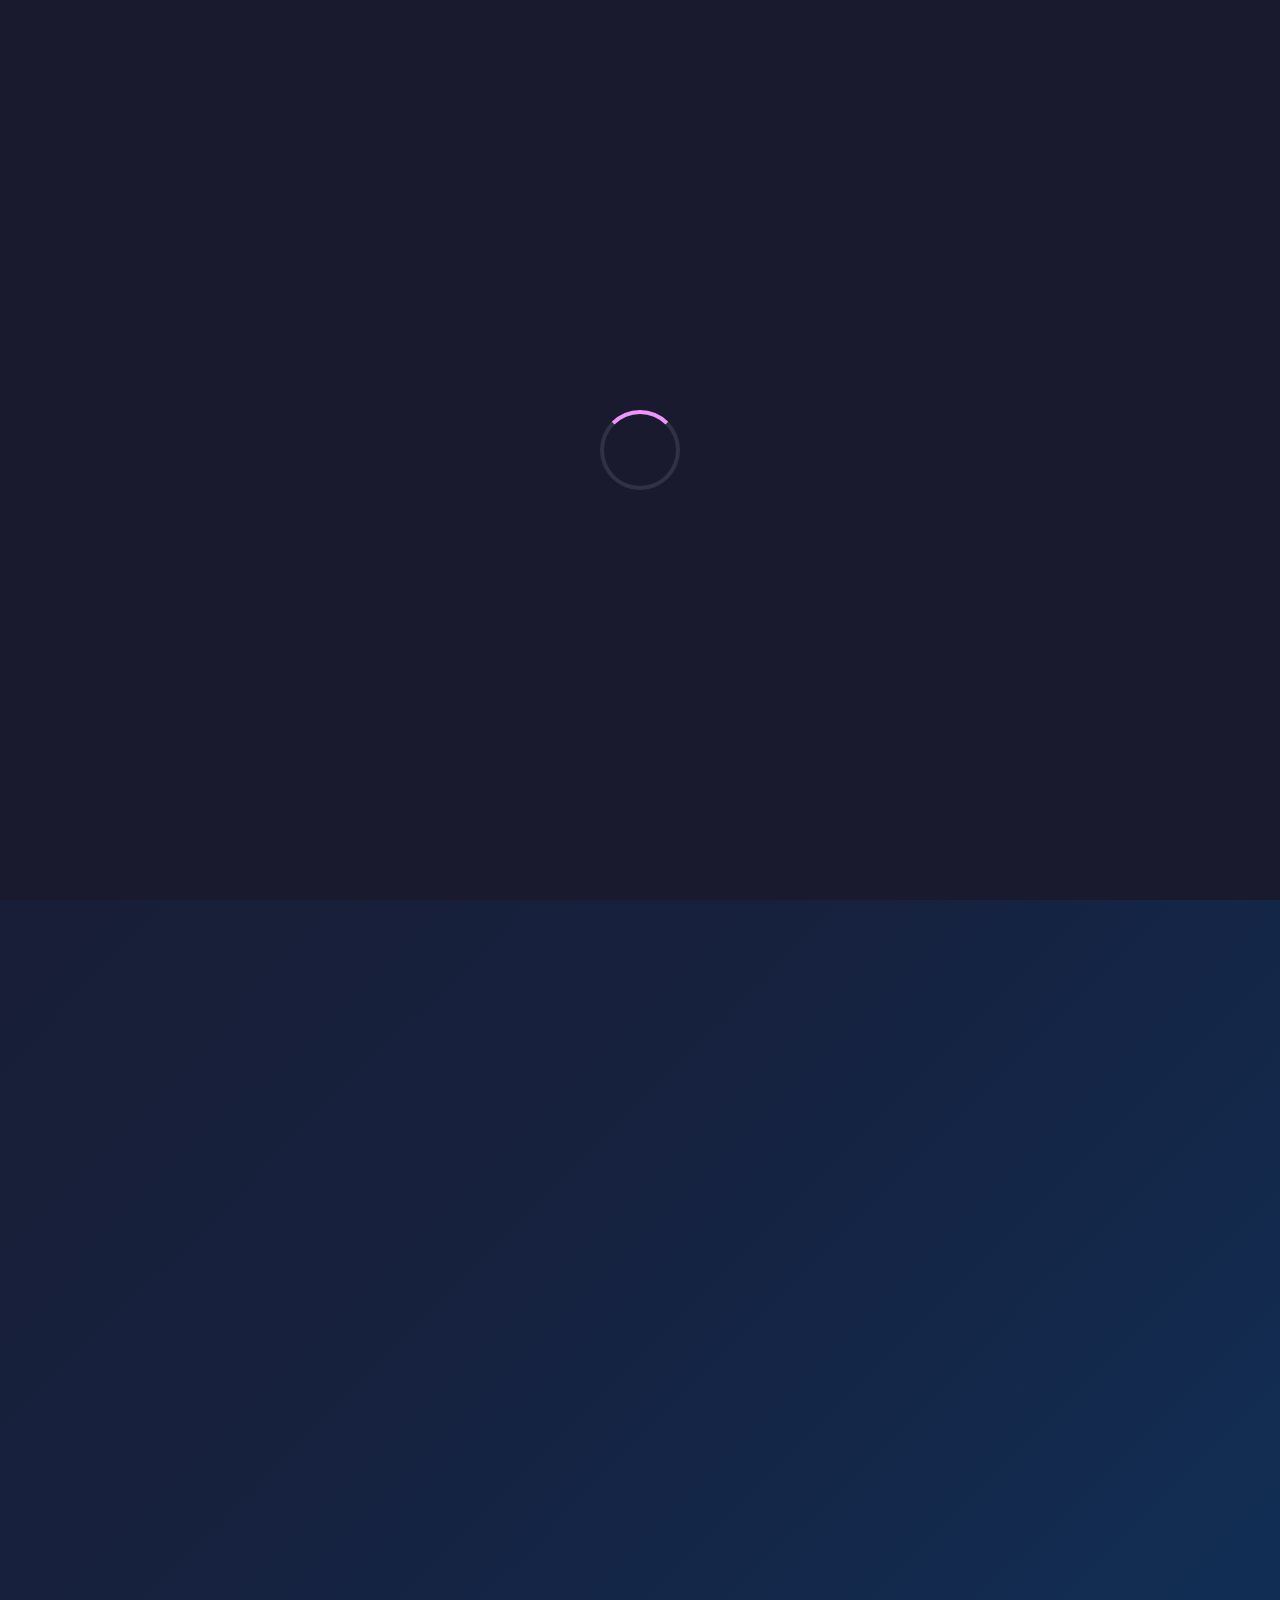
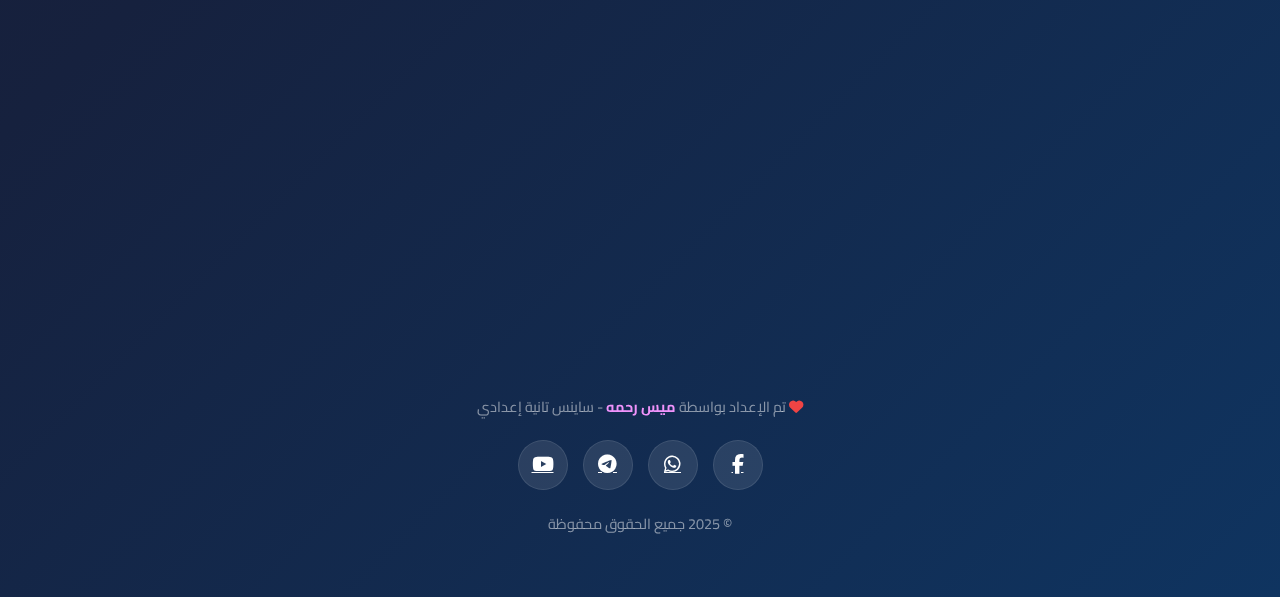
<file: mrs-rahma/mrsrhama-1.html>
<!DOCTYPE html>
<html lang="ar" dir="rtl">
<head>
    <meta charset="UTF-8">
    <meta name="viewport" content="width=device-width, initial-scale=1.0">
    <title>مراجعة ساينس - ميس رحمه | تانية إعدادي</title>
    <link href="https://fonts.googleapis.com/css2?family=Cairo:wght@300;400;600;700;800;900&display=swap" rel="stylesheet">
    <link rel="stylesheet" href="https://cdnjs.cloudflare.com/ajax/libs/font-awesome/6.4.0/css/all.min.css">
    <style>
        * {
            margin: 0;
            padding: 0;
            box-sizing: border-box;
        }

        :root {
            --primary: #667eea;
            --secondary: #764ba2;
            --accent: #f093fb;
            --dark: #1a1a2e;
            --light: #eef2ff;
            --success: #10b981;
            --warning: #f59e0b;
            --glass: rgba(255, 255, 255, 0.1);
        }

        body {
            font-family: 'Cairo', sans-serif;
            min-height: 100vh;
            background: linear-gradient(135deg, #1a1a2e 0%, #16213e 50%, #0f3460 100%);
            overflow-x: hidden;
            position: relative;
        }

        /* Animated Background */
        .bg-animation {
            position: fixed;
            top: 0;
            left: 0;
            width: 100%;
            height: 100%;
            pointer-events: none;
            z-index: 0;
            overflow: hidden;
        }

        .bg-animation span {
            position: absolute;
            display: block;
            width: 20px;
            height: 20px;
            background: linear-gradient(135deg, var(--primary), var(--accent));
            animation: float 25s infinite;
            bottom: -150px;
            border-radius: 50%;
            opacity: 0.3;
        }

        .bg-animation span:nth-child(1) { left: 10%; width: 80px; height: 80px; animation-delay: 0s; }
        .bg-animation span:nth-child(2) { left: 20%; width: 20px; height: 20px; animation-delay: 2s; animation-duration: 12s; }
        .bg-animation span:nth-child(3) { left: 25%; width: 40px; height: 40px; animation-delay: 4s; }
        .bg-animation span:nth-child(4) { left: 40%; width: 60px; height: 60px; animation-delay: 0s; animation-duration: 18s; }
        .bg-animation span:nth-child(5) { left: 55%; width: 30px; height: 30px; animation-delay: 0s; }
        .bg-animation span:nth-child(6) { left: 70%; width: 90px; height: 90px; animation-delay: 3s; }
        .bg-animation span:nth-child(7) { left: 80%; width: 50px; height: 50px; animation-delay: 7s; }
        .bg-animation span:nth-child(8) { left: 35%; width: 25px; height: 25px; animation-delay: 15s; animation-duration: 45s; }
        .bg-animation span:nth-child(9) { left: 60%; width: 15px; height: 15px; animation-delay: 2s; animation-duration: 35s; }
        .bg-animation span:nth-child(10) { left: 90%; width: 100px; height: 100px; animation-delay: 0s; animation-duration: 20s; }

        @keyframes float {
            0% {
                transform: translateY(0) rotate(0deg);
                opacity: 0.3;
            }
            50% {
                opacity: 0.5;
            }
            100% {
                transform: translateY(-1500px) rotate(720deg);
                opacity: 0;
            }
        }

        /* Main Container */
        .container {
            position: relative;
            z-index: 1;
            max-width: 1200px;
            margin: 0 auto;
            padding: 20px;
            min-height: 100vh;
        }

        /* Header */
        .header {
            text-align: center;
            padding: 40px 20px;
            animation: slideDown 1s ease;
        }

        @keyframes slideDown {
            from {
                opacity: 0;
                transform: translateY(-50px);
            }
            to {
                opacity: 1;
                transform: translateY(0);
            }
        }

        .logo-container {
            display: inline-flex;
            align-items: center;
            gap: 15px;
            background: var(--glass);
            backdrop-filter: blur(10px);
            padding: 15px 30px;
            border-radius: 50px;
            border: 1px solid rgba(255, 255, 255, 0.2);
            margin-bottom: 30px;
            animation: pulse 2s infinite;
        }

        @keyframes pulse {
            0%, 100% { box-shadow: 0 0 20px rgba(102, 126, 234, 0.3); }
            50% { box-shadow: 0 0 40px rgba(102, 126, 234, 0.6); }
        }

        .logo-icon {
            font-size: 2.5rem;
            background: linear-gradient(135deg, var(--primary), var(--accent));
            -webkit-background-clip: text;
            -webkit-text-fill-color: transparent;
            background-clip: text;
        }

        .logo-text {
            font-size: 1.5rem;
            font-weight: 800;
            color: white;
        }

        .main-title {
            font-size: clamp(1.8rem, 5vw, 3rem);
            font-weight: 900;
            background: linear-gradient(135deg, #fff 0%, var(--accent) 50%, var(--primary) 100%);
            -webkit-background-clip: text;
            -webkit-text-fill-color: transparent;
            background-clip: text;
            margin-bottom: 20px;
            line-height: 1.5;
            text-shadow: 0 0 40px rgba(102, 126, 234, 0.3);
        }

        .subtitle {
            font-size: 1.2rem;
            color: rgba(255, 255, 255, 0.8);
            margin-bottom: 10px;
        }

        /* Info Cards */
        .info-grid {
            display: grid;
            grid-template-columns: repeat(auto-fit, minmax(280px, 1fr));
            gap: 20px;
            margin-bottom: 40px;
            animation: slideUp 1s ease 0.3s both;
        }

        @keyframes slideUp {
            from {
                opacity: 0;
                transform: translateY(50px);
            }
            to {
                opacity: 1;
                transform: translateY(0);
            }
        }

        .info-card {
            background: var(--glass);
            backdrop-filter: blur(20px);
            border-radius: 24px;
            padding: 25px;
            border: 1px solid rgba(255, 255, 255, 0.1);
            transition: all 0.4s cubic-bezier(0.175, 0.885, 0.32, 1.275);
            position: relative;
            overflow: hidden;
        }

        .info-card::before {
            content: '';
            position: absolute;
            top: 0;
            left: 0;
            right: 0;
            height: 4px;
            background: linear-gradient(90deg, var(--primary), var(--accent));
        }

        .info-card:hover {
            transform: translateY(-10px) scale(1.02);
            box-shadow: 0 25px 50px rgba(102, 126, 234, 0.3);
            border-color: var(--primary);
        }

        .card-icon {
            width: 60px;
            height: 60px;
            border-radius: 16px;
            background: linear-gradient(135deg, var(--primary), var(--secondary));
            display: flex;
            align-items: center;
            justify-content: center;
            font-size: 1.5rem;
            color: white;
            margin-bottom: 15px;
            box-shadow: 0 10px 30px rgba(102, 126, 234, 0.4);
        }

        .card-label {
            font-size: 0.9rem;
            color: rgba(255, 255, 255, 0.6);
            margin-bottom: 5px;
        }

        .card-value {
            font-size: 1.3rem;
            font-weight: 700;
            color: white;
        }

        /* Video Section */
        .video-section {
            animation: slideUp 1s ease 0.5s both;
        }

        .video-container {
            background: linear-gradient(135deg, var(--glass) 0%, rgba(102, 126, 234, 0.1) 100%);
            backdrop-filter: blur(20px);
            border-radius: 30px;
            padding: 30px;
            border: 2px solid rgba(255, 255, 255, 0.1);
            position: relative;
            overflow: hidden;
        }

        .video-container::before {
            content: '';
            position: absolute;
            top: -50%;
            left: -50%;
            width: 200%;
            height: 200%;
            background: conic-gradient(from 0deg, transparent, var(--primary), transparent, var(--accent), transparent);
            animation: rotate 10s linear infinite;
            opacity: 0.1;
        }

        @keyframes rotate {
            100% { transform: rotate(360deg); }
        }

        .video-header {
            display: flex;
            align-items: center;
            justify-content: space-between;
            flex-wrap: wrap;
            gap: 20px;
            margin-bottom: 25px;
            position: relative;
            z-index: 1;
        }

        .video-title {
            display: flex;
            align-items: center;
            gap: 15px;
        }

        .video-title i {
            font-size: 2rem;
            color: var(--accent);
            animation: bounce 2s infinite;
        }

        @keyframes bounce {
            0%, 100% { transform: translateY(0); }
            50% { transform: translateY(-10px); }
        }

        .video-title h2 {
            font-size: 1.5rem;
            color: white;
            font-weight: 700;
        }

        .video-badges {
            display: flex;
            gap: 10px;
            flex-wrap: wrap;
        }

        .badge {
            padding: 8px 20px;
            border-radius: 50px;
            font-size: 0.9rem;
            font-weight: 600;
            display: flex;
            align-items: center;
            gap: 8px;
            transition: all 0.3s ease;
        }

        .badge-success {
            background: linear-gradient(135deg, #10b981, #059669);
            color: white;
            box-shadow: 0 5px 20px rgba(16, 185, 129, 0.4);
        }

        .badge-warning {
            background: linear-gradient(135deg, #f59e0b, #d97706);
            color: white;
            box-shadow: 0 5px 20px rgba(245, 158, 11, 0.4);
        }

        .badge-info {
            background: linear-gradient(135deg, var(--primary), var(--secondary));
            color: white;
            box-shadow: 0 5px 20px rgba(102, 126, 234, 0.4);
        }

        .badge:hover {
            transform: scale(1.05);
        }

        .video-wrapper {
            position: relative;
            z-index: 1;
            border-radius: 20px;
            overflow: hidden;
            box-shadow: 0 30px 60px rgba(0, 0, 0, 0.5);
            aspect-ratio: 16/9;
            background: #000;
        }

        .video-wrapper iframe {
            width: 100%;
            height: 100%;
            border: none;
        }

        .video-overlay {
            position: absolute;
            top: 0;
            left: 0;
            right: 0;
            bottom: 0;
            display: flex;
            align-items: center;
            justify-content: center;
            background: rgba(0, 0, 0, 0.7);
            opacity: 0;
            transition: opacity 0.3s ease;
            pointer-events: none;
        }

        .video-wrapper:hover .video-overlay {
            opacity: 1;
        }

        /* Description Section */
        .description-section {
            margin-top: 30px;
            padding: 25px;
            background: rgba(255, 255, 255, 0.05);
            border-radius: 20px;
            position: relative;
            z-index: 1;
        }

        .description-title {
            display: flex;
            align-items: center;
            gap: 10px;
            margin-bottom: 15px;
            color: var(--accent);
            font-size: 1.2rem;
            font-weight: 700;
        }

        .description-content {
            display: flex;
            flex-wrap: wrap;
            gap: 15px;
        }

        .desc-tag {
            background: linear-gradient(135deg, rgba(102, 126, 234, 0.2), rgba(240, 147, 251, 0.2));
            padding: 12px 24px;
            border-radius: 12px;
            color: white;
            font-weight: 600;
            border: 1px solid rgba(255, 255, 255, 0.1);
            display: flex;
            align-items: center;
            gap: 10px;
            transition: all 0.3s ease;
        }

        .desc-tag:hover {
            background: linear-gradient(135deg, rgba(102, 126, 234, 0.4), rgba(240, 147, 251, 0.4));
            transform: scale(1.05);
        }

        .desc-tag i {
            color: var(--accent);
        }

        /* Action Buttons */
        .action-buttons {
            display: flex;
            gap: 15px;
            margin-top: 25px;
            flex-wrap: wrap;
            justify-content: center;
            position: relative;
            z-index: 1;
        }

        .btn {
            padding: 15px 35px;
            border-radius: 50px;
            font-size: 1.1rem;
            font-weight: 700;
            font-family: 'Cairo', sans-serif;
            cursor: pointer;
            border: none;
            display: flex;
            align-items: center;
            gap: 10px;
            transition: all 0.4s cubic-bezier(0.175, 0.885, 0.32, 1.275);
            text-decoration: none;
            position: relative;
            overflow: hidden;
        }

        .btn::before {
            content: '';
            position: absolute;
            top: 0;
            left: -100%;
            width: 100%;
            height: 100%;
            background: linear-gradient(90deg, transparent, rgba(255, 255, 255, 0.3), transparent);
            transition: left 0.5s ease;
        }

        .btn:hover::before {
            left: 100%;
        }

        .btn-primary {
            background: linear-gradient(135deg, var(--primary), var(--secondary));
            color: white;
            box-shadow: 0 10px 30px rgba(102, 126, 234, 0.5);
        }

        .btn-primary:hover {
            transform: translateY(-5px) scale(1.05);
            box-shadow: 0 20px 40px rgba(102, 126, 234, 0.6);
        }

        .btn-secondary {
            background: transparent;
            color: white;
            border: 2px solid rgba(255, 255, 255, 0.3);
        }

        .btn-secondary:hover {
            background: rgba(255, 255, 255, 0.1);
            border-color: var(--accent);
            transform: translateY(-5px);
        }

        /* Footer */
        .footer {
            text-align: center;
            padding: 40px 20px;
            margin-top: 50px;
            animation: fadeIn 1s ease 0.7s both;
        }

        @keyframes fadeIn {
            from { opacity: 0; }
            to { opacity: 1; }
        }

        .footer-text {
            color: rgba(255, 255, 255, 0.5);
            font-size: 0.9rem;
        }

        .footer-text span {
            color: var(--accent);
            font-weight: 700;
        }

        .social-links {
            display: flex;
            justify-content: center;
            gap: 15px;
            margin-top: 20px;
        }

        .social-link {
            width: 50px;
            height: 50px;
            border-radius: 50%;
            background: var(--glass);
            display: flex;
            align-items: center;
            justify-content: center;
            color: white;
            font-size: 1.2rem;
            transition: all 0.3s ease;
            border: 1px solid rgba(255, 255, 255, 0.1);
        }

        .social-link:hover {
            background: linear-gradient(135deg, var(--primary), var(--accent));
            transform: translateY(-5px) rotate(360deg);
            box-shadow: 0 10px 30px rgba(102, 126, 234, 0.5);
        }

        /* Loading Screen */
        .loading-screen {
            position: fixed;
            top: 0;
            left: 0;
            width: 100%;
            height: 100%;
            background: var(--dark);
            display: flex;
            align-items: center;
            justify-content: center;
            z-index: 9999;
            transition: opacity 0.5s ease, visibility 0.5s ease;
        }

        .loading-screen.hidden {
            opacity: 0;
            visibility: hidden;
        }

        .loader {
            width: 80px;
            height: 80px;
            border: 4px solid rgba(255, 255, 255, 0.1);
            border-top-color: var(--accent);
            border-radius: 50%;
            animation: spin 1s linear infinite;
        }

        @keyframes spin {
            100% { transform: rotate(360deg); }
        }

        /* Responsive */
        @media (max-width: 768px) {
            .header {
                padding: 30px 15px;
            }

            .logo-container {
                padding: 10px 20px;
            }

            .logo-icon {
                font-size: 1.8rem;
            }

            .logo-text {
                font-size: 1.2rem;
            }

            .video-container {
                padding: 20px;
                border-radius: 20px;
            }

            .video-header {
                flex-direction: column;
                text-align: center;
            }

            .video-title {
                flex-direction: column;
            }

            .btn {
                width: 100%;
                justify-content: center;
            }

            .info-card {
                padding: 20px;
            }

            .card-icon {
                width: 50px;
                height: 50px;
                font-size: 1.2rem;
            }
        }

        /* Scroll Animation */
        .scroll-reveal {
            opacity: 0;
            transform: translateY(30px);
            transition: all 0.8s ease;
        }

        .scroll-reveal.revealed {
            opacity: 1;
            transform: translateY(0);
        }

        /* Glowing Effect */
        .glow {
            animation: glow 2s ease-in-out infinite alternate;
        }

        @keyframes glow {
            from {
                text-shadow: 0 0 20px var(--primary), 0 0 40px var(--primary);
            }
            to {
                text-shadow: 0 0 40px var(--accent), 0 0 80px var(--accent);
            }
        }

        /* Custom Scrollbar */
        ::-webkit-scrollbar {
            width: 10px;
        }

        ::-webkit-scrollbar-track {
            background: var(--dark);
        }

        ::-webkit-scrollbar-thumb {
            background: linear-gradient(var(--primary), var(--accent));
            border-radius: 5px;
        }

        ::-webkit-scrollbar-thumb:hover {
            background: linear-gradient(var(--accent), var(--primary));
        }
    </style>
</head>
<body>
    <!-- Loading Screen -->
    <div class="loading-screen" id="loadingScreen">
        <div class="loader"></div>
    </div>

    <!-- Background Animation -->
    <div class="bg-animation">
        <span></span>
        <span></span>
        <span></span>
        <span></span>
        <span></span>
        <span></span>
        <span></span>
        <span></span>
        <span></span>
        <span></span>
    </div>

    <!-- Main Container -->
    <div class="container">
        <!-- Header -->
        <header class="header">
            <div class="logo-container">
                <i class="fas fa-flask logo-icon"></i>
                <span class="logo-text">ميس رحمه - ساينس</span>
            </div>
            <h1 class="main-title glow">
                <i class="fas fa-book-open"></i>
                تسجيل مراجعة ساينس
                <br>
                تانية إعدادي - الترم الأول
            </h1>
            <p class="subtitle">
                <i class="fas fa-star"></i>
                مراجعة شاملة ومميزة لمادة العلوم
            </p>
        </header>

        <!-- Info Cards -->
        <div class="info-grid">
            <div class="info-card scroll-reveal">
                <div class="card-icon">
                    <i class="fas fa-calendar-alt"></i>
                </div>
                <div class="card-label">تاريخ المراجعة</div>
                <div class="card-value">2025/12/30</div>
            </div>

            <div class="info-card scroll-reveal">
                <div class="card-icon">
                    <i class="fas fa-layer-group"></i>
                </div>
                <div class="card-label">نوع المراجعة</div>
                <div class="card-value">أول مراجعة</div>
            </div>

            <div class="info-card scroll-reveal">
                <div class="card-icon">
                    <i class="fas fa-chalkboard-teacher"></i>
                </div>
                <div class="card-label">المحتوى</div>
                <div class="card-value">عملي + نظري</div>
            </div>

            <div class="info-card scroll-reveal">
                <div class="card-icon">
                    <i class="fas fa-file-alt"></i>
                </div>
                <div class="card-label">الامتحانات</div>
                <div class="card-value">المعاصر الأول والثاني</div>
            </div>
        </div>

        <!-- Video Section -->
        <div class="video-section scroll-reveal">
            <div class="video-container">
                <div class="video-header">
                    <div class="video-title">
                        <i class="fas fa-play-circle"></i>
                        <h2>تشغيل الفيديو</h2>
                    </div>
                    <div class="video-badges">
                        <span class="badge badge-success">
                            <i class="fas fa-check-circle"></i>
                            الفيديو كامل
                        </span>
                        <span class="badge badge-warning">
                            <i class="fas fa-video"></i>
                            360p
                        </span>
                        <span class="badge badge-info">
                            <i class="fab fa-google-drive"></i>
                            Google Drive
                        </span>
                    </div>
                </div>

                <div class="video-wrapper">
                    <iframe 
                        src="https://drive.google.com/file/d/1uunn5aTXPwvUsAzQVTTQtYCwUpDgY-ZG/preview" 
                        allow="autoplay; encrypted-media" 
                        allowfullscreen>
                    </iframe>
                </div>

                <div class="description-section">
                    <h3 class="description-title">
                        <i class="fas fa-info-circle"></i>
                        محتوى المراجعة
                    </h3>
                    <div class="description-content">
                        <div class="desc-tag">
                            <i class="fas fa-flask"></i>
                            مراجعة عملي
                        </div>
                        <div class="desc-tag">
                            <i class="fas fa-book"></i>
                            مراجعة نظري
                        </div>
                        <div class="desc-tag">
                            <i class="fas fa-clipboard-list"></i>
                            حل امتحان المعاصر الأول
                        </div>
                        <div class="desc-tag">
                            <i class="fas fa-clipboard-check"></i>
                            حل امتحان المعاصر الثاني
                        </div>
                    </div>
                </div>

                <div class="action-buttons">
                    <a href="https://drive.google.com/file/d/1uunn5aTXPwvUsAzQVTTQtYCwUpDgY-ZG/view?usp=sharing" 
                       target="_blank" 
                       class="btn btn-primary">
                        <i class="fab fa-google-drive"></i>
                        فتح في Google Drive
                    </a>
                    <button class="btn btn-secondary" onclick="toggleFullscreen()">
                        <i class="fas fa-expand"></i>
                        ملء الشاشة
                    </button>
                </div>
            </div>
        </div>

        <!-- Footer -->
        <footer class="footer">
            <p class="footer-text">
                <i class="fas fa-heart" style="color: #ef4444;"></i>
                تم الإعداد بواسطة <span>ميس رحمه</span> - ساينس تانية إعدادي
            </p>
            <div class="social-links">
                <a href="#" class="social-link" title="Facebook">
                    <i class="fab fa-facebook-f"></i>
                </a>
                <a href="#" class="social-link" title="WhatsApp">
                    <i class="fab fa-whatsapp"></i>
                </a>
                <a href="#" class="social-link" title="Telegram">
                    <i class="fab fa-telegram-plane"></i>
                </a>
                <a href="#" class="social-link" title="YouTube">
                    <i class="fab fa-youtube"></i>
                </a>
            </div>
            <p class="footer-text" style="margin-top: 20px;">
                © 2025 جميع الحقوق محفوظة
            </p>
        </footer>
    </div>

    <script>
        // Loading Screen
        window.addEventListener('load', () => {
            setTimeout(() => {
                document.getElementById('loadingScreen').classList.add('hidden');
            }, 1500);
        });

        // Scroll Reveal Animation
        const scrollReveal = () => {
            const elements = document.querySelectorAll('.scroll-reveal');
            elements.forEach((el, index) => {
                const rect = el.getBoundingClientRect();
                const isVisible = rect.top < window.innerHeight - 100;
                
                if (isVisible) {
                    setTimeout(() => {
                        el.classList.add('revealed');
                    }, index * 100);
                }
            });
        };

        window.addEventListener('scroll', scrollReveal);
        window.addEventListener('load', scrollReveal);

        // Fullscreen Toggle
        function toggleFullscreen() {
            const videoWrapper = document.querySelector('.video-wrapper');
            
            if (!document.fullscreenElement) {
                if (videoWrapper.requestFullscreen) {
                    videoWrapper.requestFullscreen();
                } else if (videoWrapper.webkitRequestFullscreen) {
                    videoWrapper.webkitRequestFullscreen();
                } else if (videoWrapper.msRequestFullscreen) {
                    videoWrapper.msRequestFullscreen();
                }
            } else {
                if (document.exitFullscreen) {
                    document.exitFullscreen();
                }
            }
        }

        // Smooth Scroll for any anchor links
        document.querySelectorAll('a[href^="#"]').forEach(anchor => {
            anchor.addEventListener('click', function(e) {
                e.preventDefault();
                const target = document.querySelector(this.getAttribute('href'));
                if (target) {
                    target.scrollIntoView({
                        behavior: 'smooth',
                        block: 'start'
                    });
                }
            });
        });

        // Parallax Effect on Mouse Move
        document.addEventListener('mousemove', (e) => {
            const moveX = (e.clientX - window.innerWidth / 2) * 0.01;
            const moveY = (e.clientY - window.innerHeight / 2) * 0.01;
            
            document.querySelectorAll('.info-card').forEach(card => {
                card.style.transform = `translate(${moveX}px, ${moveY}px)`;
            });
        });

        // Add ripple effect to buttons
        document.querySelectorAll('.btn').forEach(btn => {
            btn.addEventListener('click', function(e) {
                const x = e.clientX - e.target.offsetLeft;
                const y = e.clientY - e.target.offsetTop;
                
                const ripple = document.createElement('span');
                ripple.style.cssText = `
                    position: absolute;
                    background: rgba(255, 255, 255, 0.3);
                    border-radius: 50%;
                    transform: scale(0);
                    animation: ripple 0.6s linear;
                    left: ${x}px;
                    top: ${y}px;
                    width: 100px;
                    height: 100px;
                    margin-left: -50px;
                    margin-top: -50px;
                `;
                
                this.appendChild(ripple);
                
                setTimeout(() => ripple.remove(), 600);
            });
        });

        // Add dynamic CSS for ripple animation
        const style = document.createElement('style');
        style.textContent = `
            @keyframes ripple {
                to {
                    transform: scale(4);
                    opacity: 0;
                }
            }
        `;
        document.head.appendChild(style);

        // Console welcome message
        console.log('%c🎓 مراجعة ساينس - ميس رحمه', 'font-size: 24px; font-weight: bold; color: #667eea;');
        console.log('%c✨ تانية إعدادي - الترم الأول', 'font-size: 16px; color: #f093fb;');
    </script>
</body>
</html>
</file>
